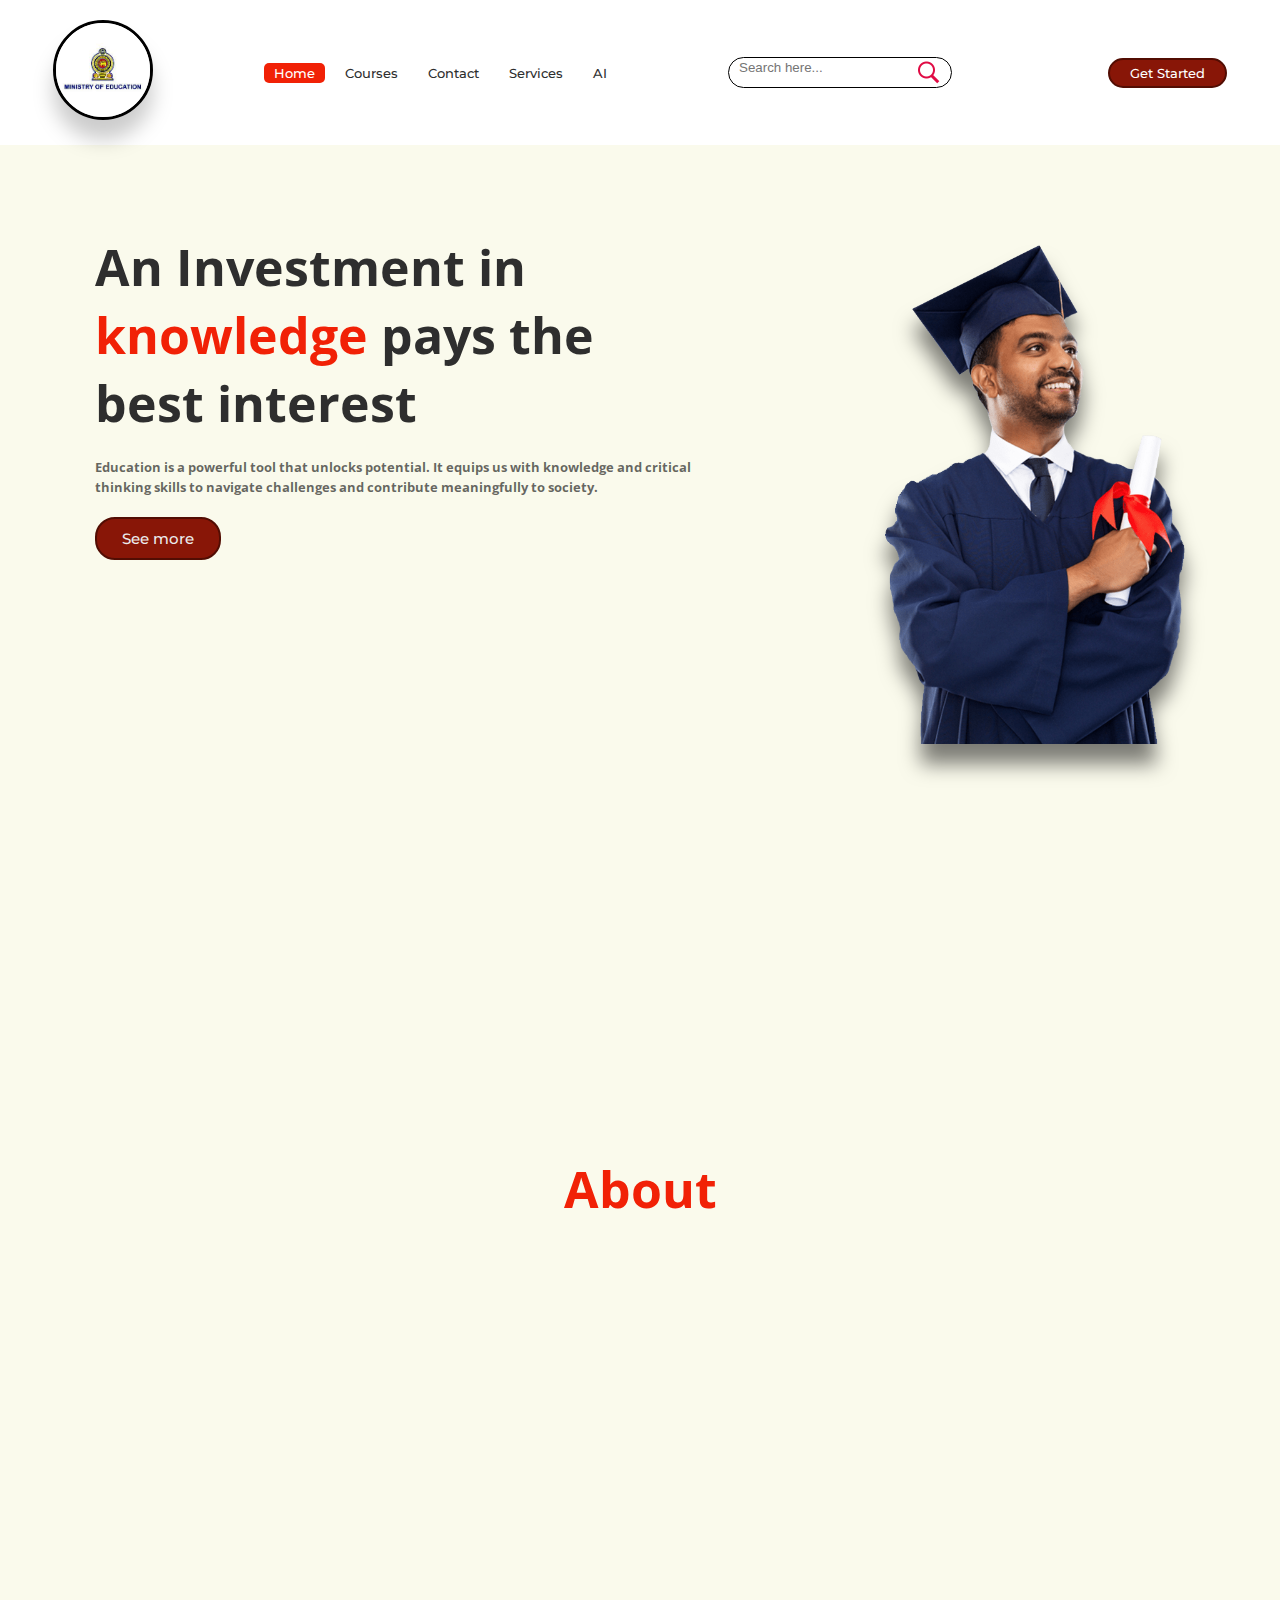
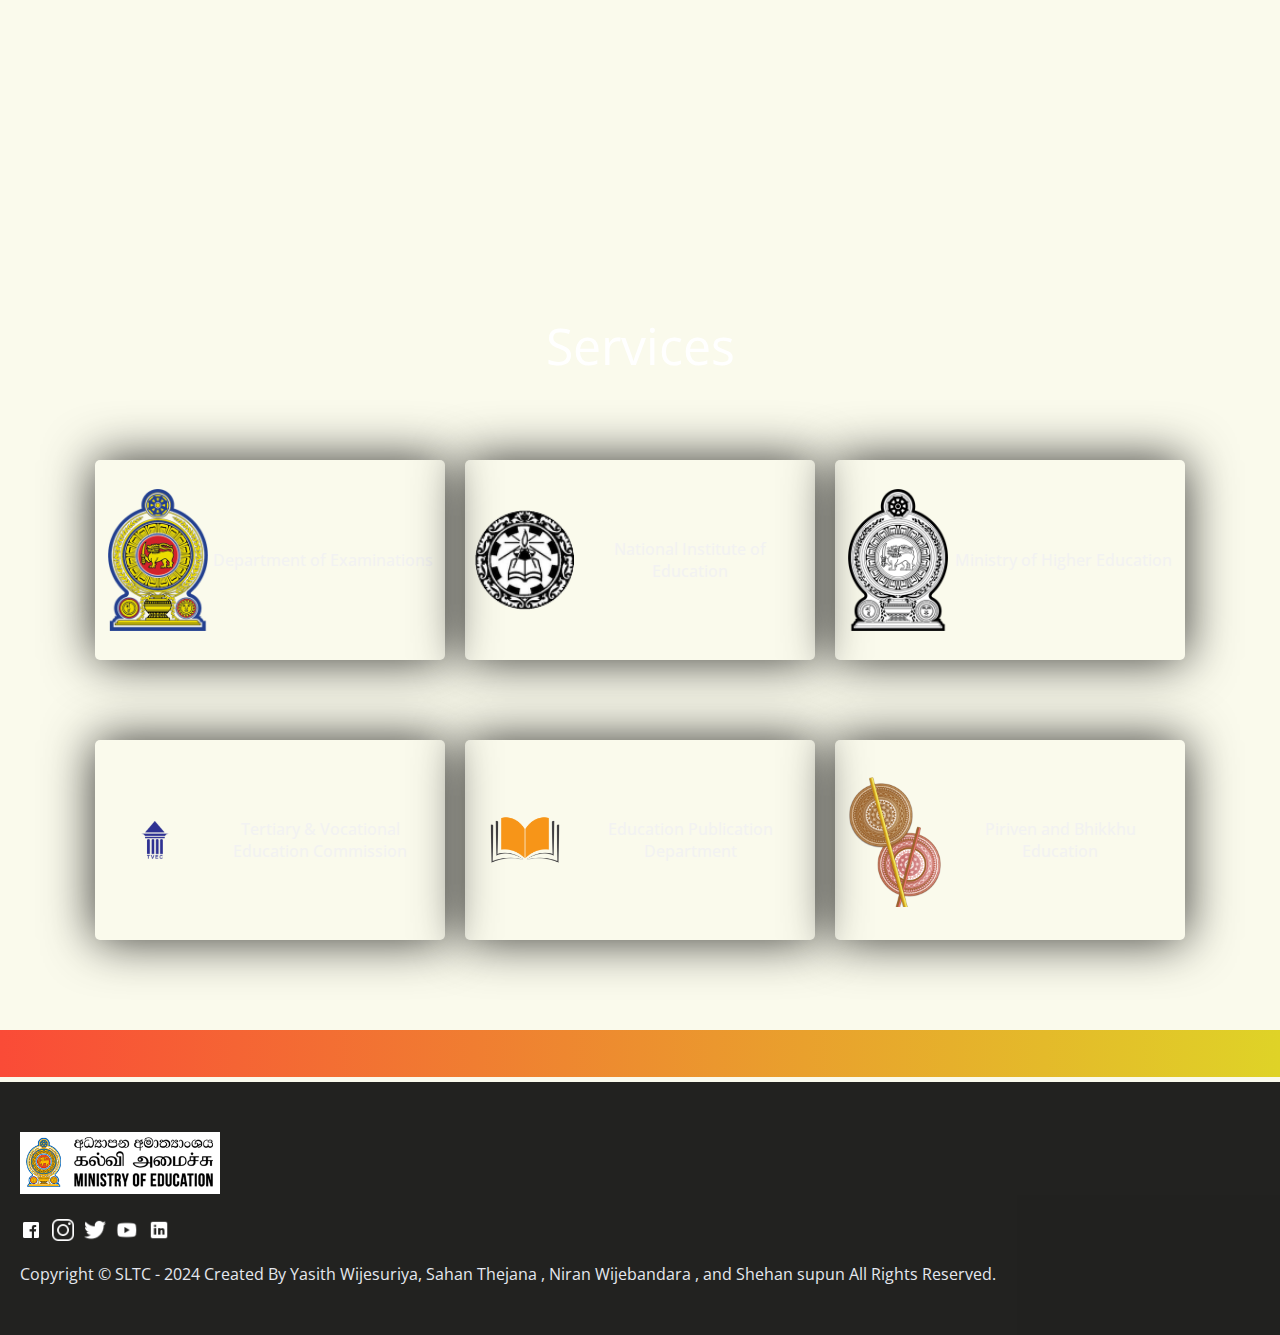
<file: index.html>
<!DOCTYPE html>
<html>
<head>
	<link rel="shortcut icon" type="png" href="images/index-img/sl_flag.png">
	<meta charset="utf-8">
	<meta http-equiv="X-UA-Comaptible" content="IE=edge">
	<title>MOE-Ministry of Education Sri Lanka</title>
	<meta name="desciption" content="">
	<meta name="author" content="yasith/sahan/niran/supun">
	<link rel="stylesheet" type="text/css" href="style.css">
	<link rel="stylesheet" type="text/css" href="subjects/subjects.css">
	<!-- bootstrap link -->
    <link href="https://cdn.jsdelivr.net/npm/bootstrap@5.0.2/dist/css/bootstrap.min.css" rel="stylesheet" integrity="sha384-EVSTQN3/azprG1Anm3QDgpJLIm9Nao0Yz1ztcQTwFspd3yD65VohhpuuCOmLASjC" crossorigin="anonymous">
    <!-- bootstrp link -->
    <!-- font link  -->
    <link rel="preconnect" href="https://fonts.googleapis.com">
    <link rel="preconnect" href="https://fonts.gstatic.com" crossorigin>
    <link href="https://fonts.googleapis.com/css2?family=Roboto:ital,wght@0,100;0,300;0,400;0,500;0,700;0,900;1,100;1,300;1,400;1,500;1,700;1,900&display=swap" rel="stylesheet">
    <!-- font link  -->
     <!-- icon links -->
    <link rel="stylesheet" href="https://cdnjs.cloudflare.com/ajax/libs/font-awesome/6.5.2/css/all.min.css">
    <!-- icon links -->
	<script type="text/javascript" src="script.js"></script>
	<script src="https://code.jquery.com/jquery-3.2.1.js"></script>
	<script>
		$(window).on('scroll', function(){
  			if($(window).scrollTop()){
  			  $('nav').addClass('black');
 			 }else {
 		   $('nav').removeClass('black');
 		 }
		})
	</script>
</head>
<body>
<!-- Navigation Bar -->
	<header id="header">
		<nav>
			<div class="logo"><img src="images/icon/MOE.jpeg"alt="logo"></div>
			<ul>
				<li><a class="active" href="">Home</a></li>
				<li><a href="subjects/IT.html" target="_blank">Courses</a></li>
				<li><a href="contact.html">Contact</a></li>
				<li><a href="#services_section">Services</a></li>
				<li><a href="https://chatgpt.com" target="_blank">AI</a></li>
			</ul>

			<div class="srch"><input type="text" class="search" placeholder="Search here..."><img src="images/icon/search.png" alt="search" onclick=slide()></div>

			<a class="get-started" href="log.php">Get Started</a>
		</nav>
		<div class="head-container">
			<div class="quote">
				<p>An Investment in 
					<span>knowledge</span> pays the
					best interest</p>
				<h5>Education is a powerful tool that unlocks potential. It equips us with knowledge and critical thinking skills to navigate challenges and contribute meaningfully to society.</h5>
				<button id="btn"><a href="#"><span>See more</span></a></button>
			</div>
			<div class="svg-image">
				<img src="images/index-img/home-main.png" alt="svg">
			</div>
		</div>
		
	</header>

<!-- ABOUT -->
	<div class="diffSection" id="about_section">
		<center><p style="font-size: 50px; padding: 100px">About</p></center>
		<div class="about-content">
				<div class="side-image">
					<img class="sideImage" src="images/index-img/about1.jpeg">
				</div>
				<div class="side-text">
					<h2>What you think about us ?</h2>
					<p>Sri Lanka prioritizes education, offering free and compulsory schooling from ages 5-14. This widespread system boasts a high literacy rate. However, resource distribution can be uneven across regions. <br><br> While exams are important, there's a push for a more well-rounded approach that cultivates critical thinking and skills alongside knowledge acquisition. The future of education in Sri Lanka is likely to embrace technology for a more personalized and accessible learning experience.</p>
				</div>
		</div>
	</div>
    <br><br>

<!-- SERVICES -->
	<div class="service-swipe">
		<div class="diffSection" id="services_section">
		<center><p style="font-size: 50px; padding: 100px; padding-bottom: 40px; color: #fff;">Services</p></center>
		</div>
		<a href="https://www.doenets.lk/"><div class="s-card"><img src="images/icon/SL-doenets.png"><p>Department of Examinations</p></div></a>
		<a href="https://www.nie.ac.lk/"><div class="s-card"><img src="images/icon/NIE.png"><p>National Institute of Education</p></div></a>
		<a href="https://mohe.gov.lk/index.php?lang=en"><div class="s-card"><img src="images/icon/mohe.png"><p>Ministry of Higher Education</p></div></a>
		<a href="https://www.tvec.gov.lk/"><div class="s-card"><img src="images/icon/tvec.png"><p>Tertiary & Vocational Education Commission</p></div></a>
		<a href="http://www.edupub.gov.lk/"><div class="s-card"><img src="images/icon/epd.png"><p>Education Publication Department</p></div></a>
		<a href="https://www.piriven.gov.lk/piriven/"><div class="s-card"><img src="images/icon/piriven.png"><p>Piriven and Bhikkhu Education</p></div></a>
		
	</div>


<!-- Sliding Information -->
	<marquee style="background: linear-gradient(to right, #FA4B37, #dfd327); margin-top: 50px;" direction="left" onmouseover="this.stop()" onmouseout="this.start()" scrollamount="10"><div class="marqu">“The more that you read, the more things you will know. The more that you learn, the more places you'll go.”</div></marquee>

<!-- FOOTER -->
	<footer>
		<div class="footer-container">
			<div class="left-col">
				<img src="images/icon/footer-moe.png" style="width: 200px;">
				<div class="logo"></div>
				<div class="social-media">
					<a href="#"><img src="images/icon\fb.png"></a>
					<a href="#"><img src="images/icon\insta.png"></a>
					<a href="#"><img src="images/icon\tt.png"></a>
					<a href="#"><img src="images/icon\ytube.png"></a>
					<a href="#"><img src="images/icon\linkedin.png"></a>
				</div><br><br>
				<p class="rights-text">Copyright © SLTC - 2024 Created By Yasith Wijesuriya, Sahan Thejana , Niran Wijebandara , and Shehan supun All Rights Reserved.</p>
				
			</div>
			
		</div>
	</footer>

    <script src="https://cdn.jsdelivr.net/npm/bootstrap@5.0.2/dist/js/bootstrap.bundle.min.js" integrity="sha384-MrcW6ZMFYlzcLA8Nl+NtUVF0sA7MsXsP1UyJoMp4YLEuNSfAP+JcXn/tWtIaxVXM" crossorigin="anonymous"></script>
</body>
</html>
</file>
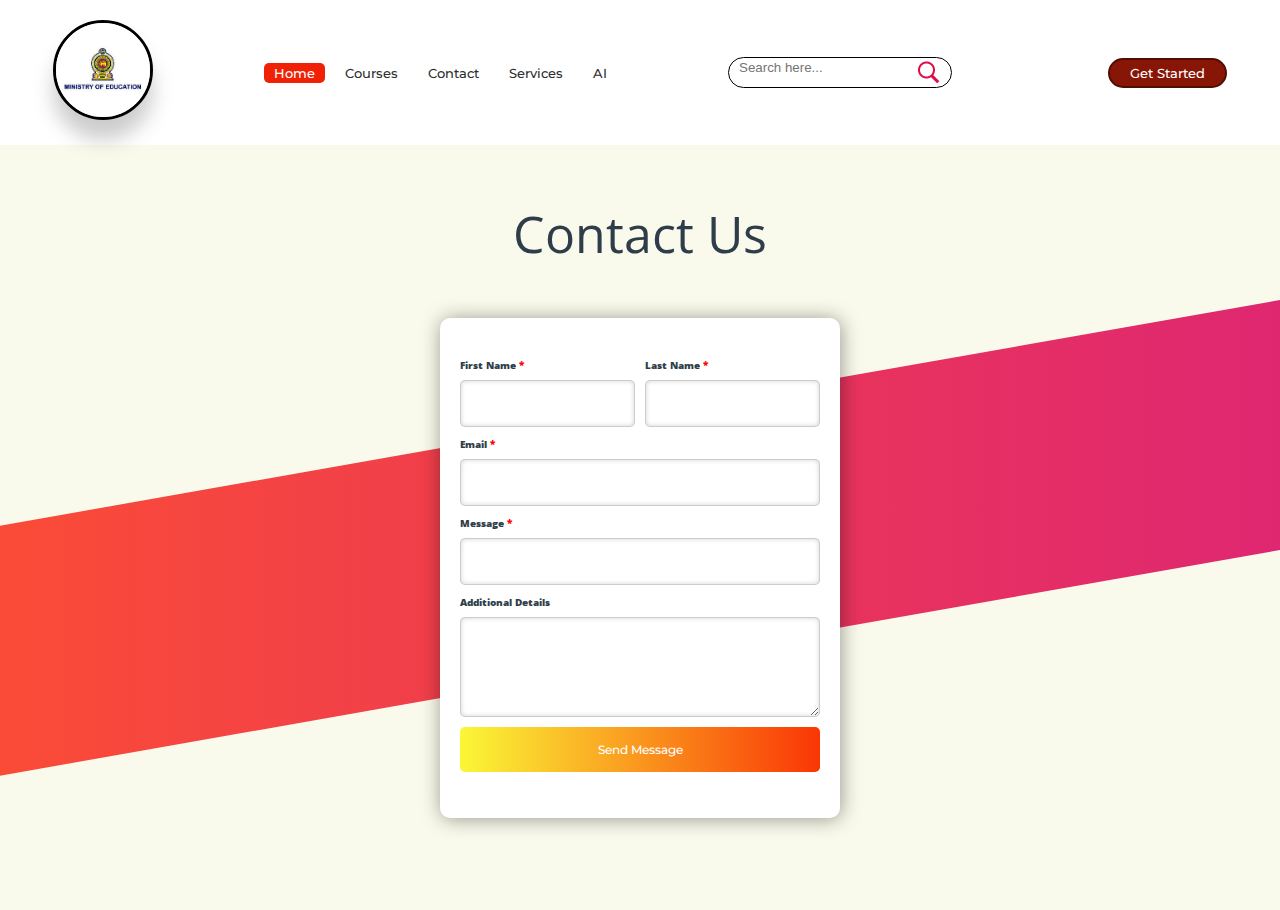
<file: contact.html>
<!DOCTYPE html>
<html>
<head>
	<link rel="shortcut icon" type="png" href="images/index-img/sl_flag.png">
	<meta charset="utf-8">
	<meta http-equiv="X-UA-Comaptible" content="IE=edge">
	<title>MOE-Ministry of Education Sri Lanka</title>
	<meta name="desciption" content="">
	<meta name="viewport" content="width=device-width, initial-scale=1">
	<link rel="stylesheet" type="text/css" href="style.css">
	<link rel="stylesheet" type="text/css" href="subjects/subjects.css">
	<!-- bootstrap link -->
    <link href="https://cdn.jsdelivr.net/npm/bootstrap@5.0.2/dist/css/bootstrap.min.css" rel="stylesheet" integrity="sha384-EVSTQN3/azprG1Anm3QDgpJLIm9Nao0Yz1ztcQTwFspd3yD65VohhpuuCOmLASjC" crossorigin="anonymous">
    <!-- bootstrp link -->
    <!-- font link  -->
    <link rel="preconnect" href="https://fonts.googleapis.com">
    <link rel="preconnect" href="https://fonts.gstatic.com" crossorigin>
    <link href="https://fonts.googleapis.com/css2?family=Roboto:ital,wght@0,100;0,300;0,400;0,500;0,700;0,900;1,100;1,300;1,400;1,500;1,700;1,900&display=swap" rel="stylesheet">
    <!-- font link  -->
     <!-- icon links -->
    <link rel="stylesheet" href="https://cdnjs.cloudflare.com/ajax/libs/font-awesome/6.5.2/css/all.min.css">
    <!-- icon links -->
	<script type="text/javascript" src="script.js"></script>
	<script src="https://code.jquery.com/jquery-3.2.1.js"></script>
	<script>
		$(window).on('scroll', function(){
  			if($(window).scrollTop()){
  			  $('nav').addClass('black');
 			 }else {
 		   $('nav').removeClass('black');
 		 }
		})
	</script>
</head>
<body>
<!-- Navigation Bar -->
	<header id="header">
		<nav>
			<div class="logo"><img src="images/icon/MOE.jpeg"alt="logo"></div>
			<ul>
				<li><a class="active" href="index.html">Home</a></li>
				<li><a href="subjects/IT.html" target="_blank">Courses</a></li>
				<li><a href="contact.html">Contact</a></li>
				<li><a href="index.html">Services</a></li>
				<li><a href="https://chatgpt.com" target="_blank">AI</a></li>
			</ul>

			<div class="srch"><input type="text" class="search" placeholder="Search here..."><img src="images/icon/search.png" alt="search" onclick=slide()></div>

			<a class="get-started" href="log.php">Get Started</a>
		</nav>
<!-- CONTACT US -->
<div class="diffSection" id="contactus_section">
    <center><p style="font-size: 50px; padding: 100px">Contact Us</p></center>
    <div class="csec"></div>
    <div class="back-contact">
        <div class="cc">
        <form action="mailto:roshank9419@gmail.com" method="post" enctype="text/plain">
            <label>First Name <span class="imp">*</span></label><label style="margin-left: 185px">Last Name <span class="imp">*</span></label><br>
            <center>
            <input type="text" name="" style="margin-right: 10px; width: 175px" required="required"><input type="text" name="lname" style="width: 175px" required="required"><br>
            </center>
            <label>Email <span class="imp">*</span></label><br>
            <input type="email" name="mail" style="width: 100%" required="required"><br>
            <label>Message <span class="imp">*</span></label><br>
            <input type="text" name="message" style="width: 100%" required="required"><br>
            <label>Additional Details</label><br>
            <textarea name="addtional"></textarea><br>
            <button type="submit" id="csubmit">Send Message</button>
        </form>
        </div>
    </div>
</div>








        <script src="https://cdn.jsdelivr.net/npm/bootstrap@5.0.2/dist/js/bootstrap.bundle.min.js" integrity="sha384-MrcW6ZMFYlzcLA8Nl+NtUVF0sA7MsXsP1UyJoMp4YLEuNSfAP+JcXn/tWtIaxVXM" crossorigin="anonymous"></script>
    </body>
    </html>
</file>
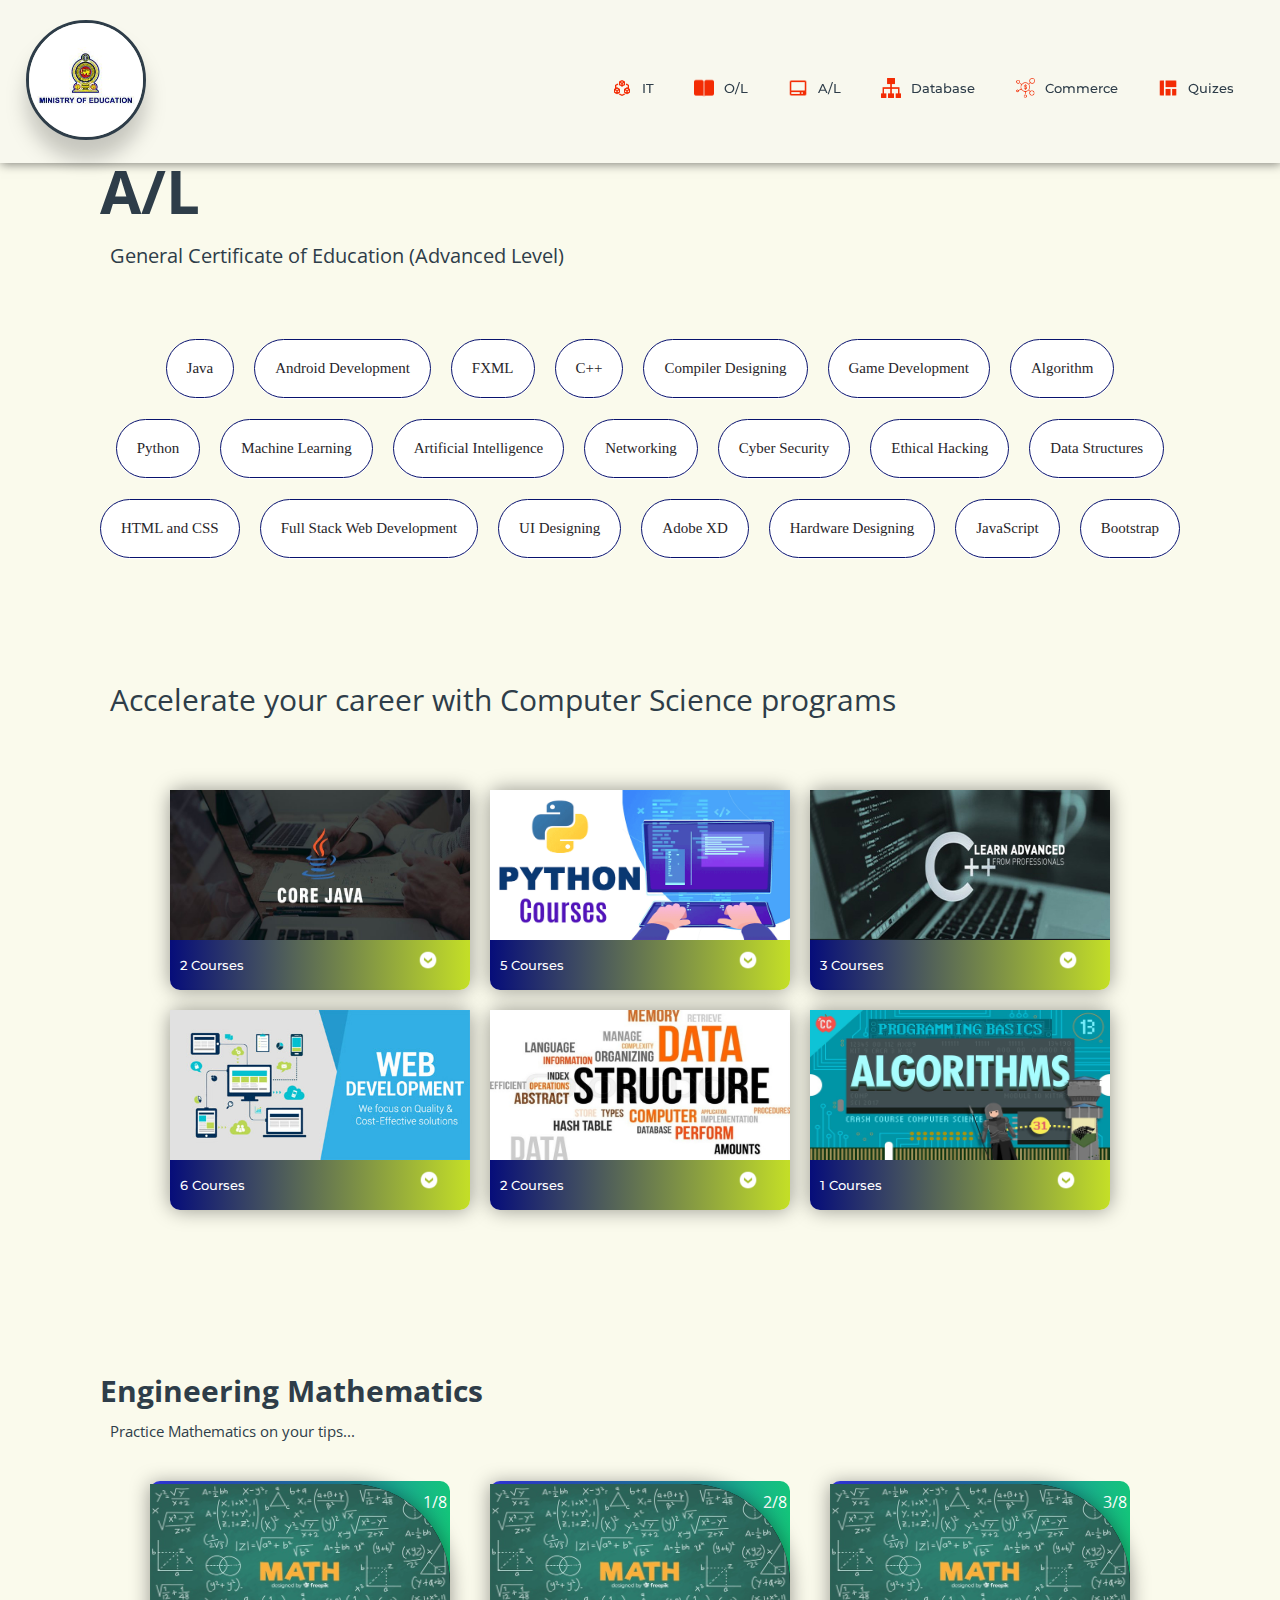
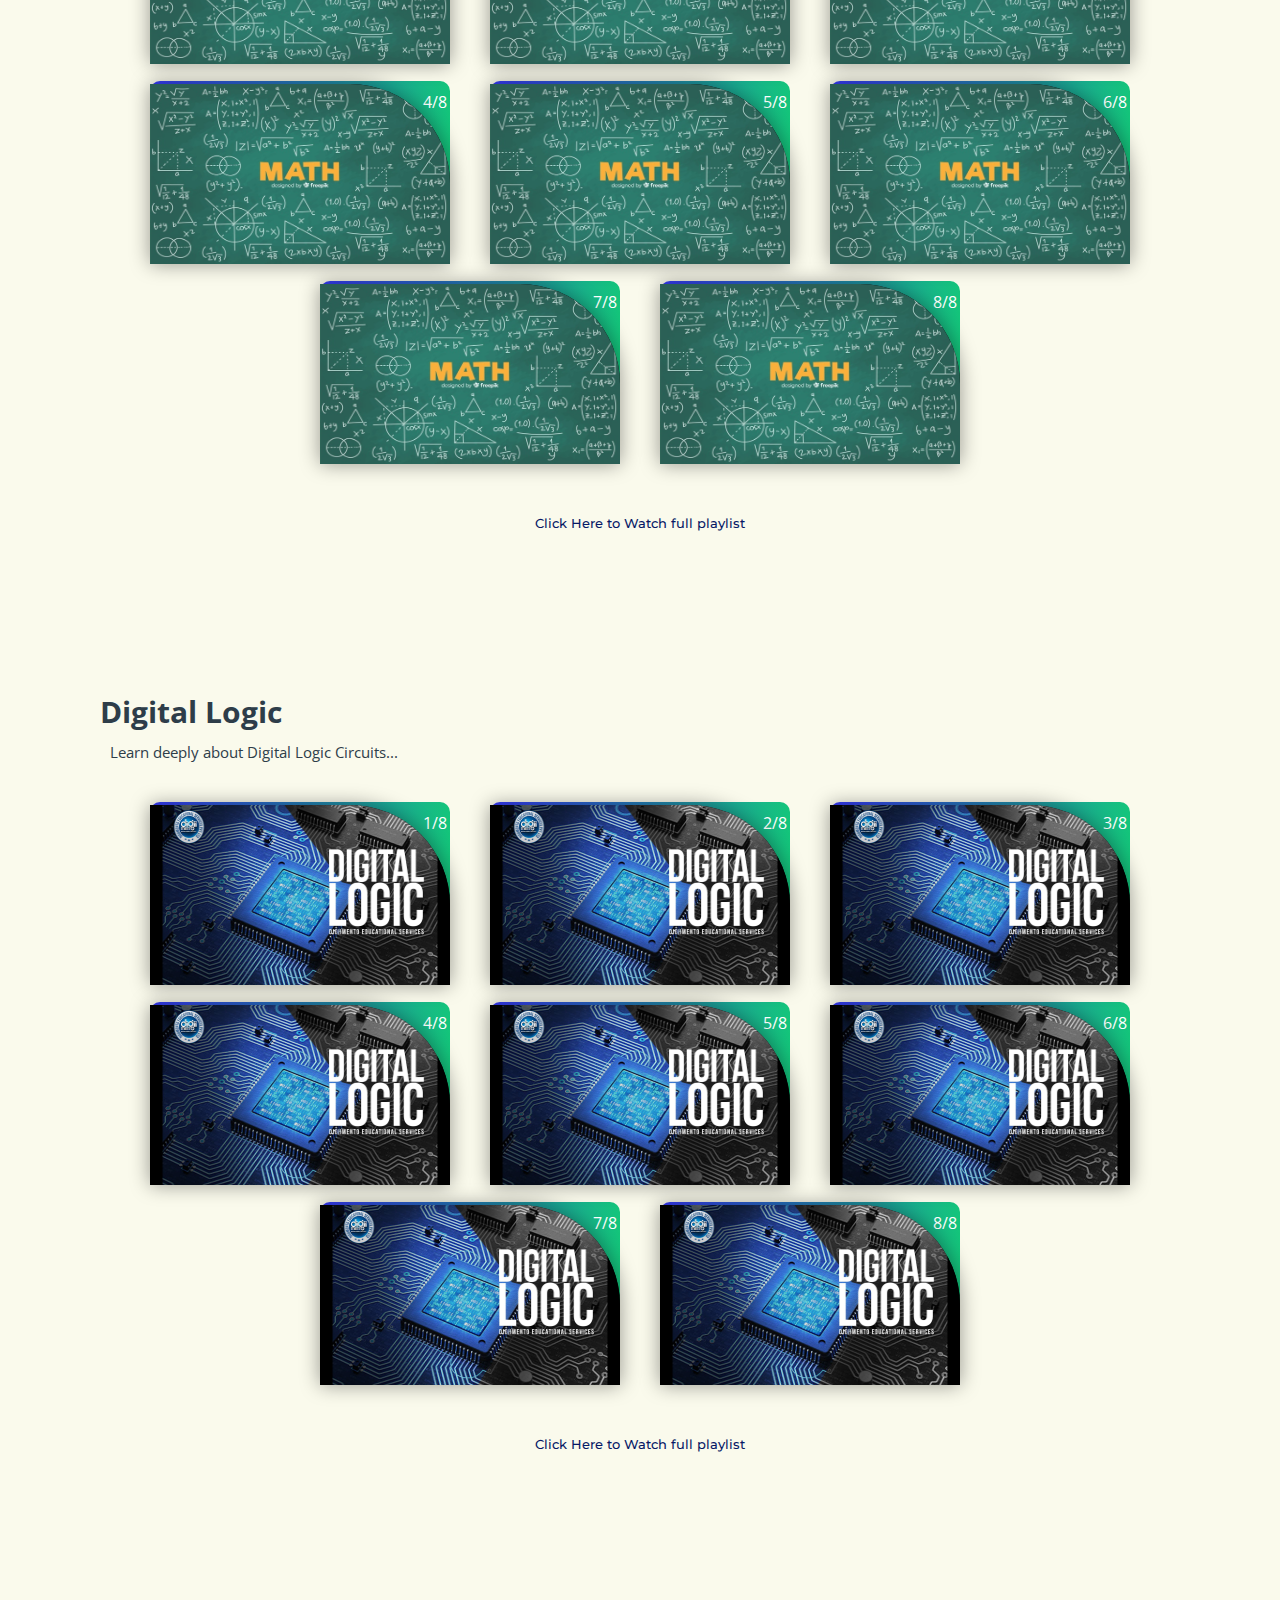
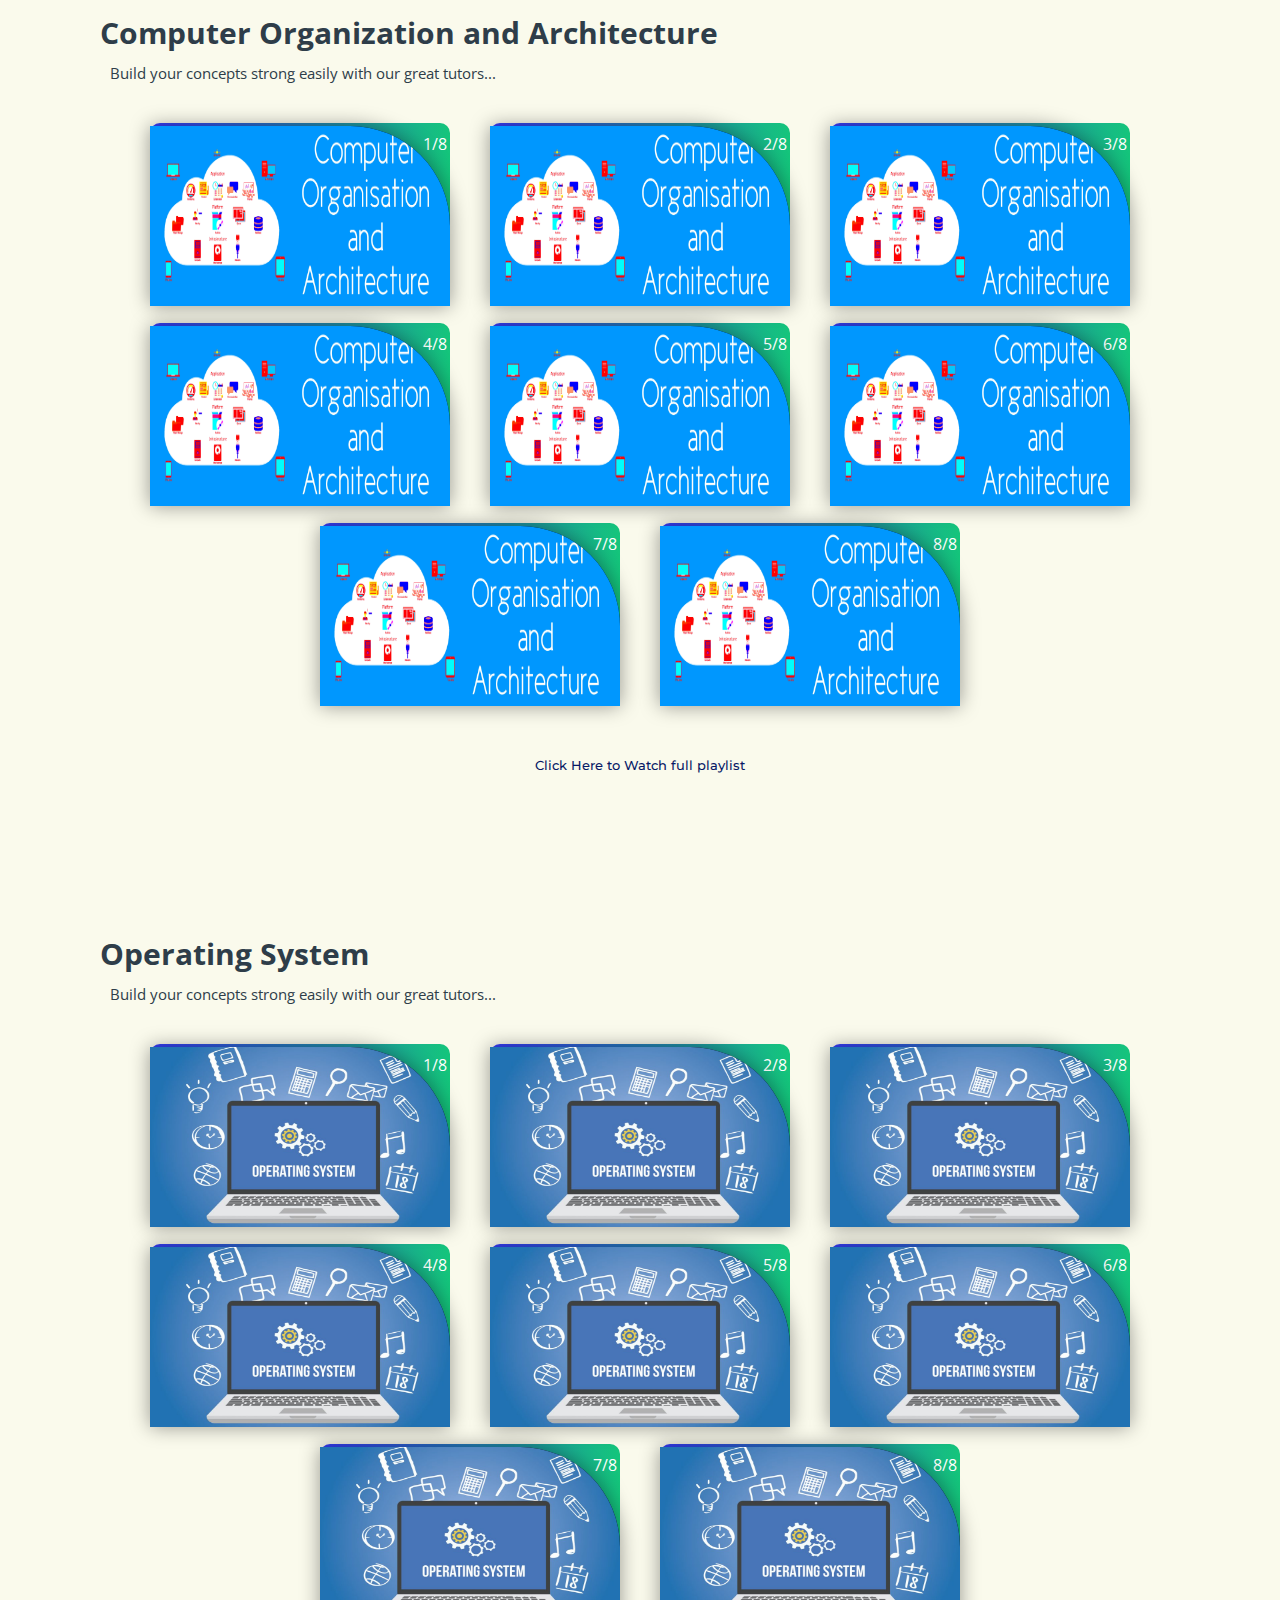
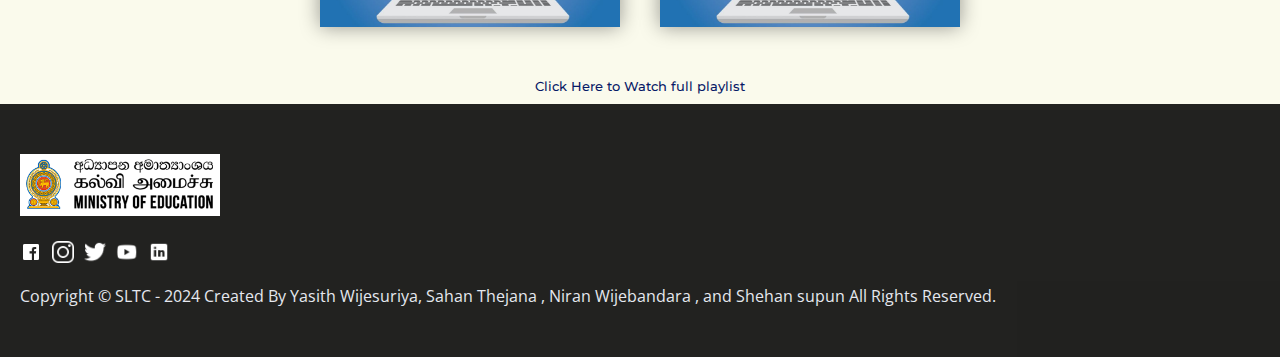
<file: subjects/al.html>
<!DOCTYPE html>
<html>
<head>
	<link rel="shortcut icon" type="png" href="../images/index-img/sl_flag.png">
	<title>For A/L</title>
	<link rel="stylesheet" type="text/css" href="subjects.css">
	<script type="text/javascript" src="../script.js"></script>
</head>
<body>
	
<!-- NAVIGATION -->
<header>
	<div class="nav" id="nav">
		<div class="logo" id="learned-logo">
		<a href="../index.html"><img src="../images/icon/MOE.jpeg" style="width: 120px;"></a></div>
		<div class="switch-tab" id="switch-tab" onclick="switchTAB()"><img src="../images/icon/menu.png"></div>
		<ul id="list-switch">
			<li><a href="IT.html"><img src="../images/courses/algo.png" class="icon">IT</a></li>
			<li><a href="ol.html"><img src="../images/courses/paper.png" class="icon">O/L</a></li>
			<li><a href="#"><img src="../images/courses/computer.png" class="icon">A/L</a></li>
			<li><a href="IT.html"><img src="../images/courses/data.png" class="icon">Database</a></li>
			<li><a href="IT.html"><img src="../images/courses/d1.png" class="icon">Commerce</a></li>
			<li><a href="quiz.html"><img src="../images/courses/projects.png" class="icon">Quizes</a></li>
		</ul>
		<div class="search" id="search-switch">
			<input type="text" placeholder="Search" class="srch"><button id="srchbtn"><img src="../images/icon/search.png"></button>
		</div>
	</div>
</header>
	

<!-- MAIN Heading of Page -->
	<div class="title">
		<span>A/L</span>
		<div class="shortdesc">
			<p>General Certificate of Education (Advanced Level)</p>
		</div>
	</div>


<!-- Some KeyWords related to Topic -->
	<div class="course">
		<div class="cbox">
		<div class="det"><a href="#java">Java</a></div>
		<div class="det"><a href="https://developer.android.com/">Android Development</a></div>
		<div class="det"><a href="https://docs.oracle.com/javafx/2/get_started/fxml_tutorial.htm">FXML</a></div>
		<div class="det"><a href="#c++">C++</a></div>
		<div class="det"><a href="https://www.geeksforgeeks.org/introduction-of-compiler-design/">Compiler Designing</a></div>
		<div class="det"><a href="https://www.coursera.org/specializations/game-design-and-development">Game Development</a></div>
		<div class="det"><a href="#algo">Algorithm</a></div>
		</div>
		<div class="cbox">
		<div class="det"><a href="#python">Python</a></div>
		<div class="det"><a href="https://www.coursera.org/learn/machine-learning">Machine Learning</a></div>
		<div class="det"><a href="https://en.wikipedia.org/wiki/Artificial_intelligence">Artificial Intelligence</a></div>
		<div class="det"><a href="https://en.wikipedia.org/wiki/Network">Networking</a></div>
		<div class="det"><a href="https://www.kaspersky.co.in/resource-center/definitions/what-is-cyber-security">Cyber Security</a></div>
		<div class="det"><a href="https://www.eccouncil.org/ethical-hacking/">Ethical Hacking</a></div>
		<div class="det"><a href="#data">Data Structures</a></div>
		</div>
		<div class="cbox">
		<div class="det"><a href="#html_css">HTML and CSS</a></div>
		<div class="det"><a href="https://www.udacity.com/course/full-stack-web-developer-nanodegree--nd0044">Full Stack Web Development</a></div>
		<div class="det"><a href="https://uxplanet.org/what-is-ui-vs-ux-design-and-the-difference-d9113f6612de?gi=6d9d13f4cc95">UI Designing</a></div>
		<div class="det"><a href="https://www.adobe.com/in/products/xd.html">Adobe XD</a></div>
		<div class="det"><a href="https://www.sciencedirect.com/topics/computer-science/hardware-design">Hardware Designing</a></div>
		<div class="det"><a href="#javascript">JavaScript</a></div>
		<div class="det"><a href="#html_css">Bootstrap</a></div>
		</div>
	</div>


<!-- Courses Available -->
	<div class="inbt">
		Accelerate your career with Computer Science programs
	</div>

	<div class="ccard">
	<center>
		<div class="ccardbox">
			<div class="dcard">
				<div class="fpart"><img src="../images/courses/java-course.jpg"></div>
				<a href="#java"><div class="spart">2 Courses <img src="../images/icon/dropdown.png"></div></a>
			</div>
			<div class="dcard">
				<div class="fpart"><img src="../images/courses/python-course.png"></div>
				<a href="#python"><div class="spart">5 Courses <img src="../images/icon/dropdown.png"></div></a>
			</div>
			<div class="dcard">
				<div class="fpart"><img src="../images/courses/c-course.jpg"></div>
				<a href="#c++"><div class="spart">3 Courses <img src="../images/icon/dropdown.png"></div></a>
			</div>
		</div>
		<div class="ccardbox">
			<div class="dcard">
				<div class="fpart"><img src="../images/courses/web-course.jpg"></div>
				<a href="#html_css"><div class="spart">6 Courses <img src="../images/icon/dropdown.png"></div></a>
			</div>
			<div class="dcard">
				<div class="fpart"><img src="../images/courses/data-course.jpg"></div>
				<a href="#data"><div class="spart">2 Courses <img src="../images/icon/dropdown.png"></div></a>
			</div>
			<div class="dcard">
				<div class="fpart"><img src="../images/courses/algo-course.jpg"></div>
				<a href="#algo"><div class="spart">1 Courses <img src="../images/icon/dropdown.png"></div></a>
			</div>
		</div>
	</center>
	</div>


<!-- Videos -->

<div class="title2" id="math">
	<span>Engineering Mathematics</span>
	<div class="shortdesc2">
		<p>Practice Mathematics on your tips...</p>
	</div>
</div>

<center>
	<div class="ccardbox2">
		<div class="dcard2"><span class="tag" >1/8</span>
			<div class="fpart2"><img src="../images/courses/math.jpg">
				<iframe src="" frameborder="0" allow="accelerometer; autoplay; encrypted-media; gyroscope; picture-in-picture" allowfullscreen></iframe>
			</div>
		</div>
		<div class="dcard2"><span class="tag" >2/8</span>
			<div class="fpart2"><img src="../images/courses/math.jpg">
				<iframe src="" frameborder="0" allow="accelerometer; autoplay; encrypted-media; gyroscope; picture-in-picture" allowfullscreen></iframe>
			</div>
		</div>
		<div class="dcard2"><span class="tag" >3/8</span>
			<div class="fpart2"><img src="../images/courses/math.jpg">
				<iframe src="" frameborder="0" allow="accelerometer; autoplay; encrypted-media; gyroscope; picture-in-picture" allowfullscreen></iframe>
			</div>
		</div>
		<div class="dcard2"><span class="tag" >4/8</span>
			<div class="fpart2"><img src="../images/courses/math.jpg">
				<iframe src="" frameborder="0" allow="accelerometer; autoplay; encrypted-media; gyroscope; picture-in-picture" allowfullscreen></iframe>
			</div>
		</div>
	
		<div class="dcard2"><span class="tag" >5/8</span>
			<div class="fpart2"><img src="../images/courses/math.jpg">
				<iframe src="" frameborder="0" allow="accelerometer; autoplay; encrypted-media; gyroscope; picture-in-picture" allowfullscreen></iframe>
			</div>
		</div>
		<div class="dcard2"><span class="tag" >6/8</span>
			<div class="fpart2"><img src="../images/courses/math.jpg">
				<iframe src="" frameborder="0" allow="accelerometer; autoplay; encrypted-media; gyroscope; picture-in-picture" allowfullscreen></iframe>
			</div>
		</div>
		<div class="dcard2"><span class="tag" >7/8</span>
			<div class="fpart2"><img src="../images/courses/math.jpg">
				<iframe src="" frameborder="0" allow="accelerometer; autoplay; encrypted-media; gyroscope; picture-in-picture" allowfullscreen></iframe>
			</div>
		</div>
		<div class="dcard2"><span class="tag" >8/8</span>
			<div class="fpart2"><img src="../images/courses/math.jpg">
				<iframe src="" frameborder="0" allow="accelerometer; autoplay; encrypted-media; gyroscope; picture-in-picture" allowfullscreen></iframe>
			</div>
		</div>
	</div>
</center>
<br><br>
<div class="click-me">
	<a href="" target="_blank">Click Here to Watch full playlist</a>
</div>



<!-- Videos -->

<div class="title2" id="digital">
	<span>Digital Logic</span>
	<div class="shortdesc2">
		<p>Learn deeply about Digital Logic Circuits...</p>
	</div>
</div>
<center>
	<div class="ccardbox2">
		<div class="dcard2"><span class="tag" >1/8</span>
			<div class="fpart2"><img src="../images/courses/digital.jpg">
				<iframe src="https://www.youtube.com/embed/-M7oIM8hKSU" frameborder="0" allow="accelerometer; autoplay; encrypted-media; gyroscope; picture-in-picture" allowfullscreen></iframe>
			</div>
		</div>
		<div class="dcard2"><span class="tag" >2/8</span>
			<div class="fpart2"><img src="../images/courses/digital.jpg">
				<iframe src="" frameborder="0" allow="accelerometer; autoplay; encrypted-media; gyroscope; picture-in-picture" allowfullscreen></iframe>
			</div>
		</div>
		<div class="dcard2"><span class="tag" >3/8</span>
			<div class="fpart2"><img src="../images/courses/digital.jpg">
				<iframe src="" frameborder="0" allow="accelerometer; autoplay; encrypted-media; gyroscope; picture-in-picture" allowfullscreen></iframe>
			</div>
		</div>
		<div class="dcard2"><span class="tag" >4/8</span>
			<div class="fpart2"><img src="../images/courses/digital.jpg">
				<iframe src="" frameborder="0" allow="accelerometer; autoplay; encrypted-media; gyroscope; picture-in-picture" allowfullscreen></iframe>
			</div>
		</div>
	
		<div class="dcard2"><span class="tag" >5/8</span>
			<div class="fpart2"><img src="../images/courses/digital.jpg">
				<iframe src="" frameborder="0" allow="accelerometer; autoplay; encrypted-media; gyroscope; picture-in-picture" allowfullscreen></iframe>
			</div>
		</div>
		<div class="dcard2"><span class="tag" >6/8</span>
			<div class="fpart2"><img src="../images/courses/digital.jpg">
				<iframe src="" frameborder="0" allow="accelerometer; autoplay; encrypted-media; gyroscope; picture-in-picture" allowfullscreen></iframe>
			</div>
		</div>
		<div class="dcard2"><span class="tag" >7/8</span>
			<div class="fpart2"><img src="../images/courses/digital.jpg">
				<iframe src="" frameborder="0" allow="accelerometer; autoplay; encrypted-media; gyroscope; picture-in-picture" allowfullscreen></iframe>
			</div>
		</div>
		<div class="dcard2"><span class="tag" >8/8</span>
			<div class="fpart2"><img src="../images/courses/digital.jpg">
				<iframe src="" frameborder="0" allow="accelerometer; autoplay; encrypted-media; gyroscope; picture-in-picture" allowfullscreen></iframe>
			</div>
		</div>
	</div>
</center>
<br><br>
<div class="click-me">
	<a href="" target="_blank">Click Here to Watch full playlist</a>
</div>



<!-- Videos on COMPUTER ORGANIZATION and ARCHITECTURE Lectures -->

<div class="title2" id="coaa">
	<span>Computer Organization and Architecture</span>
	<div class="shortdesc2">
		<p>Build your concepts strong easily with our great tutors...</p>
	</div>
</div>
<center>
	<div class="ccardbox2">
		<div class="dcard2"><span class="tag" >1/8</span>
			<div class="fpart2"><img src="../images/courses/coaa.jpg">
				<iframe src="https://www.youtube.com/embed/q6oiRtKTpX4" frameborder="0" allow="accelerometer; autoplay; encrypted-media; gyroscope; picture-in-picture" allowfullscreen></iframe>
			</div>
		</div>
		<div class="dcard2"><span class="tag" >2/8</span>
			<div class="fpart2"><img src="../images/courses/coaa.jpg">
				<iframe src="" frameborder="0" allow="accelerometer; autoplay; encrypted-media; gyroscope; picture-in-picture" allowfullscreen></iframe>
			</div>
		</div>
		<div class="dcard2"><span class="tag" >3/8</span>
			<div class="fpart2"><img src="../images/courses/coaa.jpg">
				<iframe src="" frameborder="0" allow="accelerometer; autoplay; encrypted-media; gyroscope; picture-in-picture" allowfullscreen></iframe>
			</div>
		</div>
		<div class="dcard2"><span class="tag" >4/8</span>
			<div class="fpart2"><img src="../images/courses/coaa.jpg">
				<iframe src="" frameborder="0" allow="accelerometer; autoplay; encrypted-media; gyroscope; picture-in-picture" allowfullscreen></iframe>
			</div>
		</div>
	
		<div class="dcard2"><span class="tag" >5/8</span>
			<div class="fpart2"><img src="../images/courses/coaa.jpg">
				<iframe src="" frameborder="0" allow="accelerometer; autoplay; encrypted-media; gyroscope; picture-in-picture" allowfullscreen></iframe>
			</div>
		</div>
		<div class="dcard2"><span class="tag" >6/8</span>
			<div class="fpart2"><img src="../images/courses/coaa.jpg">
				<iframe src="" frameborder="0" allow="accelerometer; autoplay; encrypted-media; gyroscope; picture-in-picture" allowfullscreen></iframe>
			</div>
		</div>
		<div class="dcard2"><span class="tag" >7/8</span>
			<div class="fpart2"><img src="../images/courses/coaa.jpg">
				<iframe src="" frameborder="0" allow="accelerometer; autoplay; encrypted-media; gyroscope; picture-in-picture" allowfullscreen></iframe>
			</div>
		</div>
		<div class="dcard2"><span class="tag" >8/8</span>
			<div class="fpart2"><img src="../images/courses/coaa.jpg">
				<iframe src="" frameborder="0" allow="accelerometer; autoplay; encrypted-media; gyroscope; picture-in-picture" allowfullscreen></iframe>
			</div>
		</div>
	</div>
</center>
<br><br>
<div class="click-me">
	<a href="" target="_blank">Click Here to Watch full playlist</a>
</div>

<!-- Videos-->


<div class="title2" id="os">
	<span>Operating System</span>
	<div class="shortdesc2">
		<p>Build your concepts strong easily with our great tutors...</p>
	</div>
</div>
<center>
	<div class="ccardbox2">
		<div class="dcard2"><span class="tag" >1/8</span>
			<div class="fpart2"><img src="../images/courses/os.jpg">
				<iframe src="" frameborder="0" allow="accelerometer; autoplay; encrypted-media; gyroscope; picture-in-picture" allowfullscreen></iframe>
			</div>
		</div>
		<div class="dcard2"><span class="tag" >2/8</span>
			<div class="fpart2"><img src="../images/courses/os.jpg">
				<iframe src="" frameborder="0" allow="accelerometer; autoplay; encrypted-media; gyroscope; picture-in-picture" allowfullscreen></iframe>
			</div>
		</div>
		<div class="dcard2"><span class="tag" >3/8</span>
			<div class="fpart2"><img src="../images/courses/os.jpg">
				<iframe src="" frameborder="0" allow="accelerometer; autoplay; encrypted-media; gyroscope; picture-in-picture" allowfullscreen></iframe>
			</div>
		</div>
		<div class="dcard2"><span class="tag" >4/8</span>
			<div class="fpart2"><img src="../images/courses/os.jpg">
				<iframe src="" frameborder="0" allow="accelerometer; autoplay; encrypted-media; gyroscope; picture-in-picture" allowfullscreen></iframe>
			</div>
		</div>
	
		<div class="dcard2"><span class="tag" >5/8</span>
			<div class="fpart2"><img src="../images/courses/os.jpg">
				<iframe src="" frameborder="0" allow="accelerometer; autoplay; encrypted-media; gyroscope; picture-in-picture" allowfullscreen></iframe>
			</div>
		</div>
		<div class="dcard2"><span class="tag" >6/8</span>
			<div class="fpart2"><img src="../images/courses/os.jpg">
				<iframe src="" frameborder="0" allow="accelerometer; autoplay; encrypted-media; gyroscope; picture-in-picture" allowfullscreen></iframe>
			</div>
		</div>
		<div class="dcard2"><span class="tag" >7/8</span>
			<div class="fpart2"><img src="../images/courses/os.jpg">
				<iframe src="" frameborder="0" allow="accelerometer; autoplay; encrypted-media; gyroscope; picture-in-picture" allowfullscreen></iframe>
			</div>
		</div>
		<div class="dcard2"><span class="tag" >8/8</span>
			<div class="fpart2"><img src="../images/courses/os.jpg">
				<iframe src="" frameborder="0" allow="accelerometer; autoplay; encrypted-media; gyroscope; picture-in-picture" allowfullscreen></iframe>
			</div>
		</div>
	</div>
</center>

<br><br>
<div class="click-me">
	<a href="" target="_blank">Click Here to Watch full playlist</a>
</div>

<footer>
	<div class="footer-container">
		<div class="left-col">
			<img src="../images/icon/footer-moe.png" style="width: 200px;">
			<div class="logo"></div>
			<div class="social-media">
				<a href="#"><img src="../images/icon\fb.png"></a>
				<a href="#"><img src="../images/icon\insta.png"></a>
				<a href="#"><img src="../images/icon\tt.png"></a>
				<a href="#"><img src="../images/icon\ytube.png"></a>
				<a href="#"><img src="../images/icon\linkedin.png"></a>
			</div><br><br>
			<p class="rights-text">Copyright © SLTC - 2024 Created By Yasith Wijesuriya, Sahan Thejana , Niran Wijebandara , and Shehan supun All Rights Reserved.</p>
			
		</div>
		
	</div>
</footer>


</body>
</html>
</file>
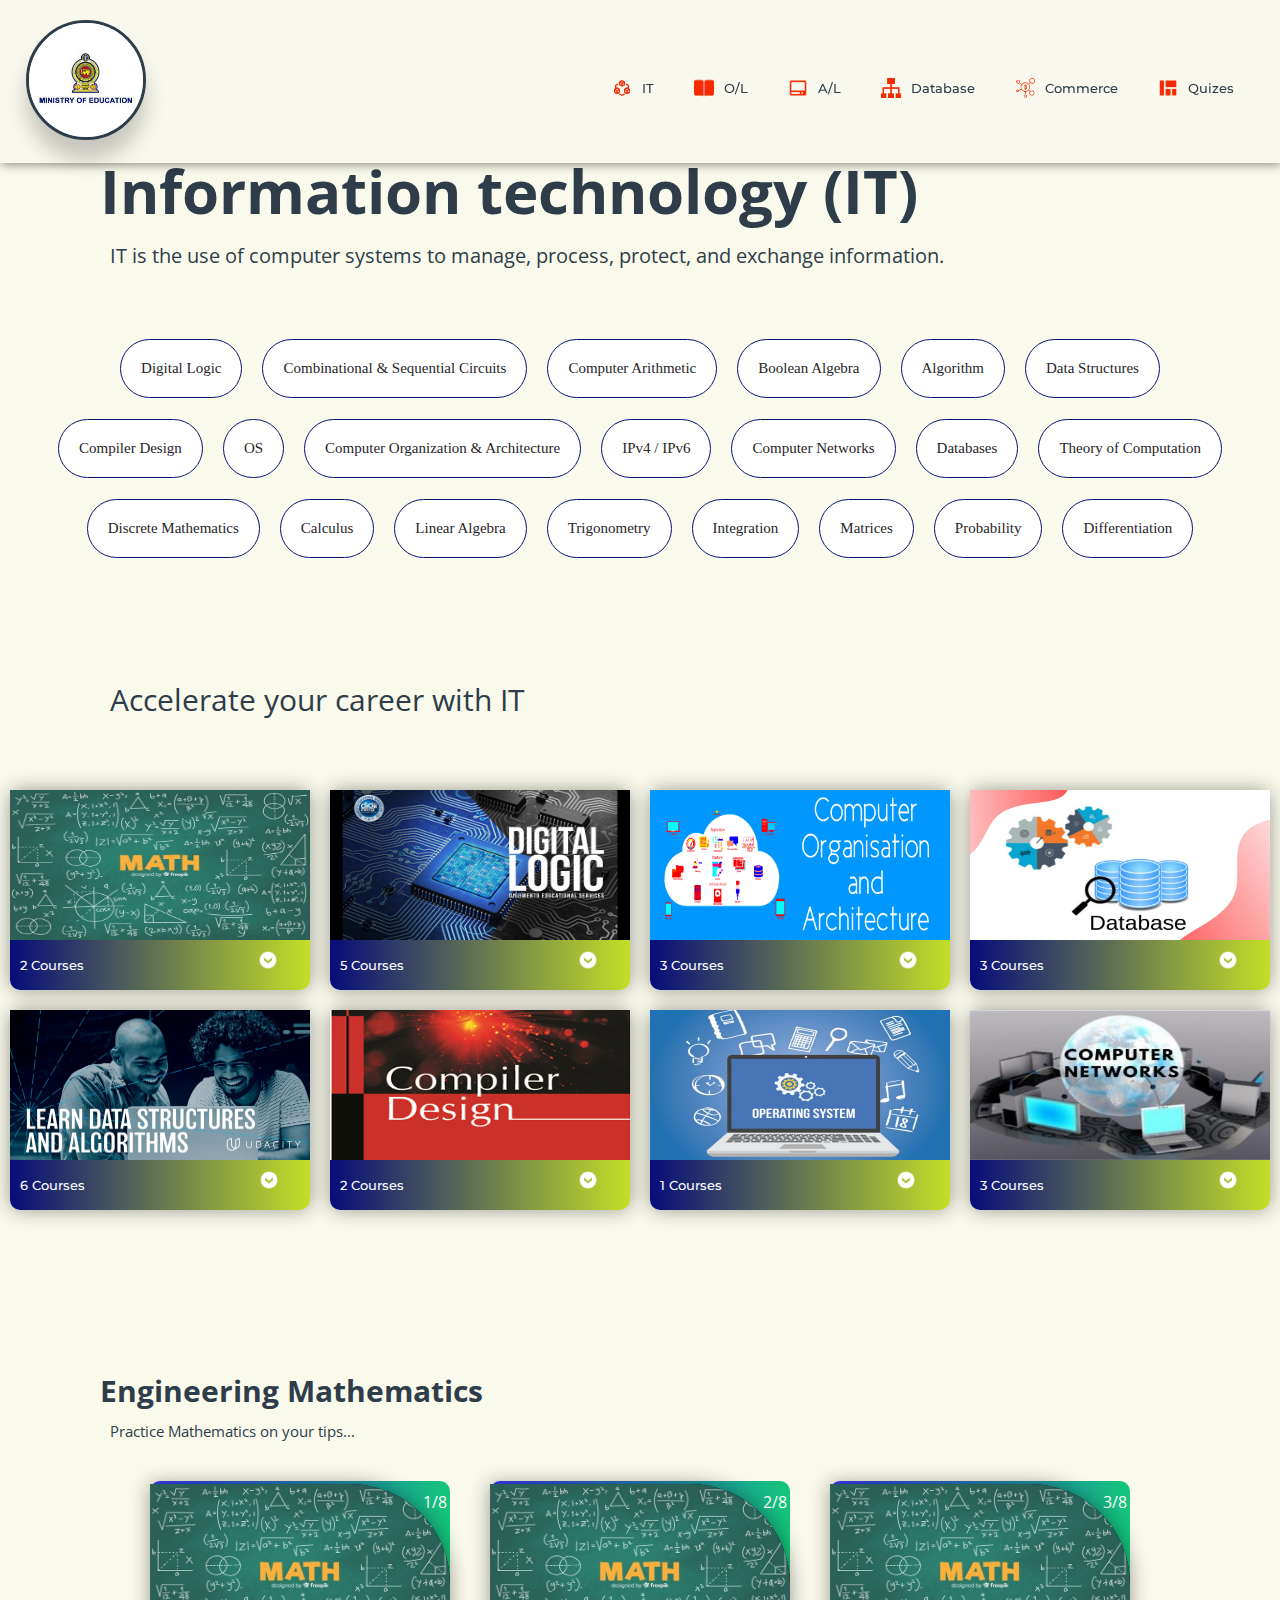
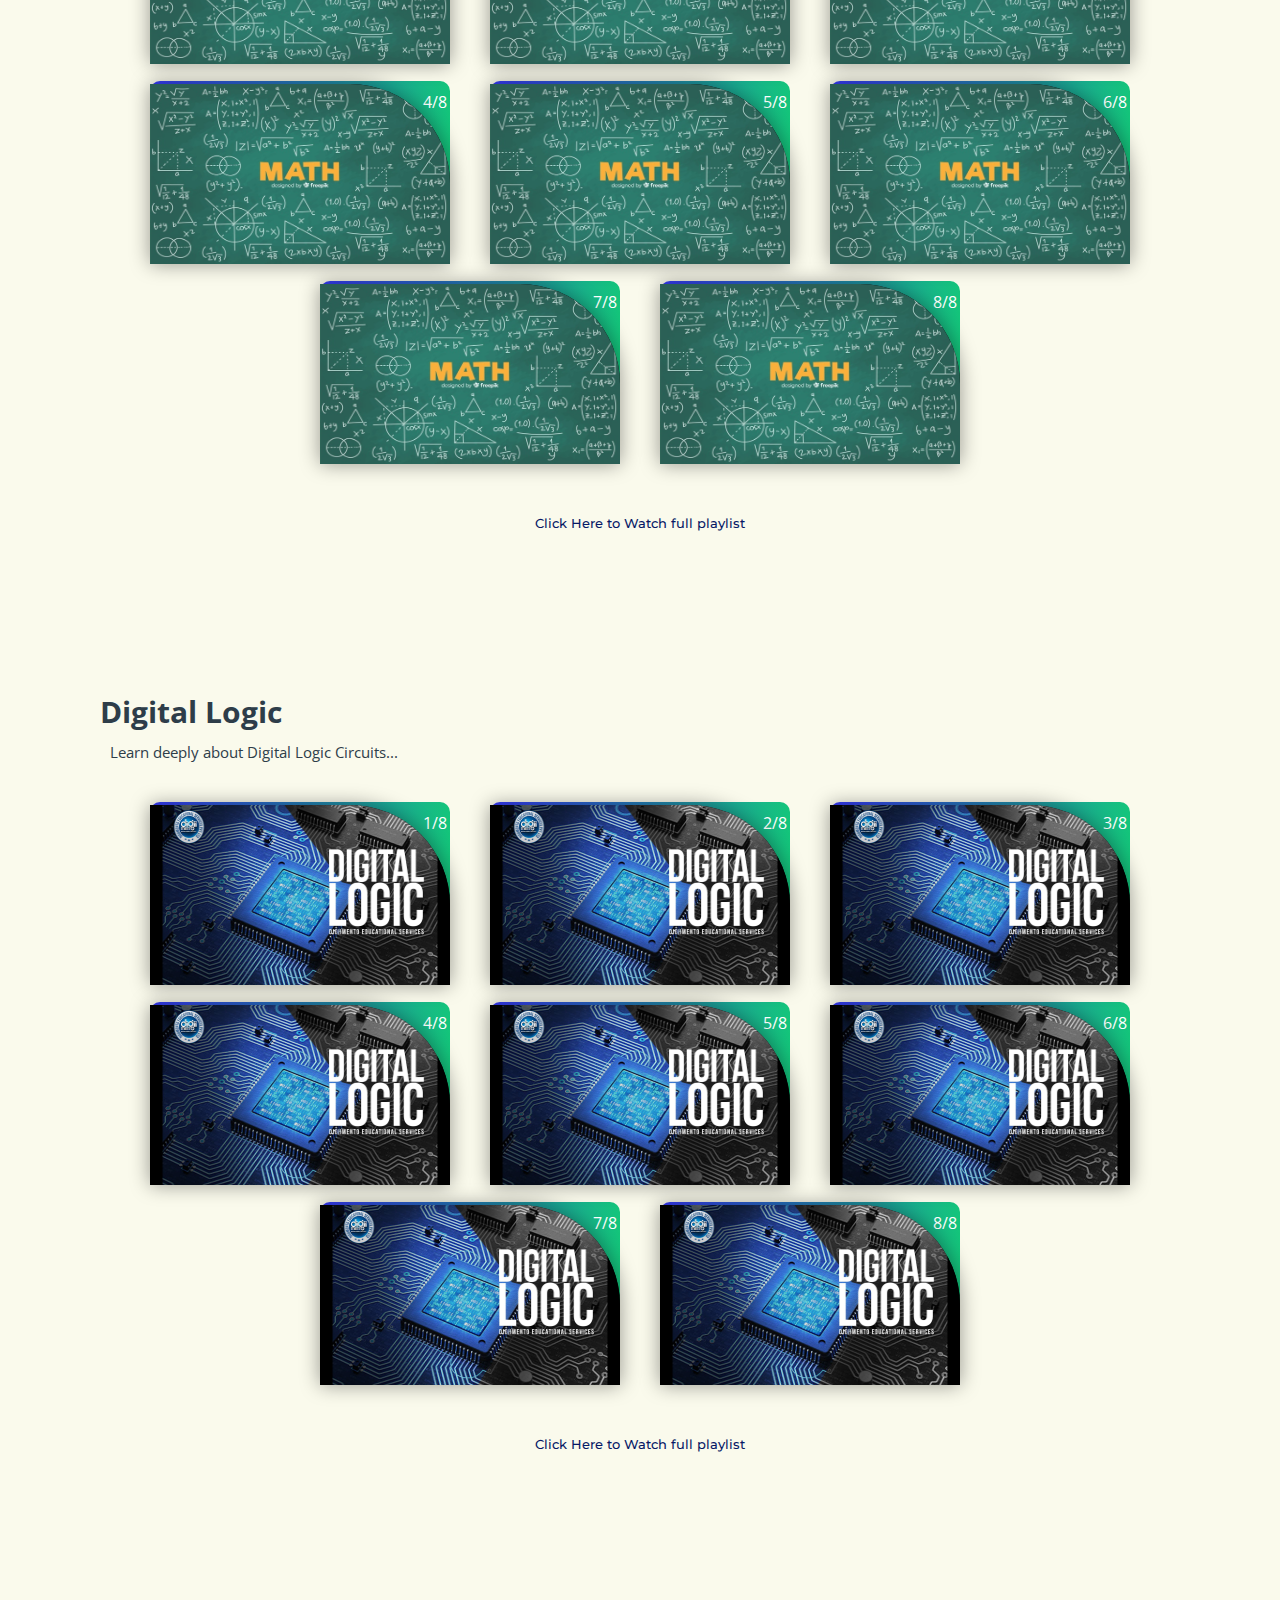
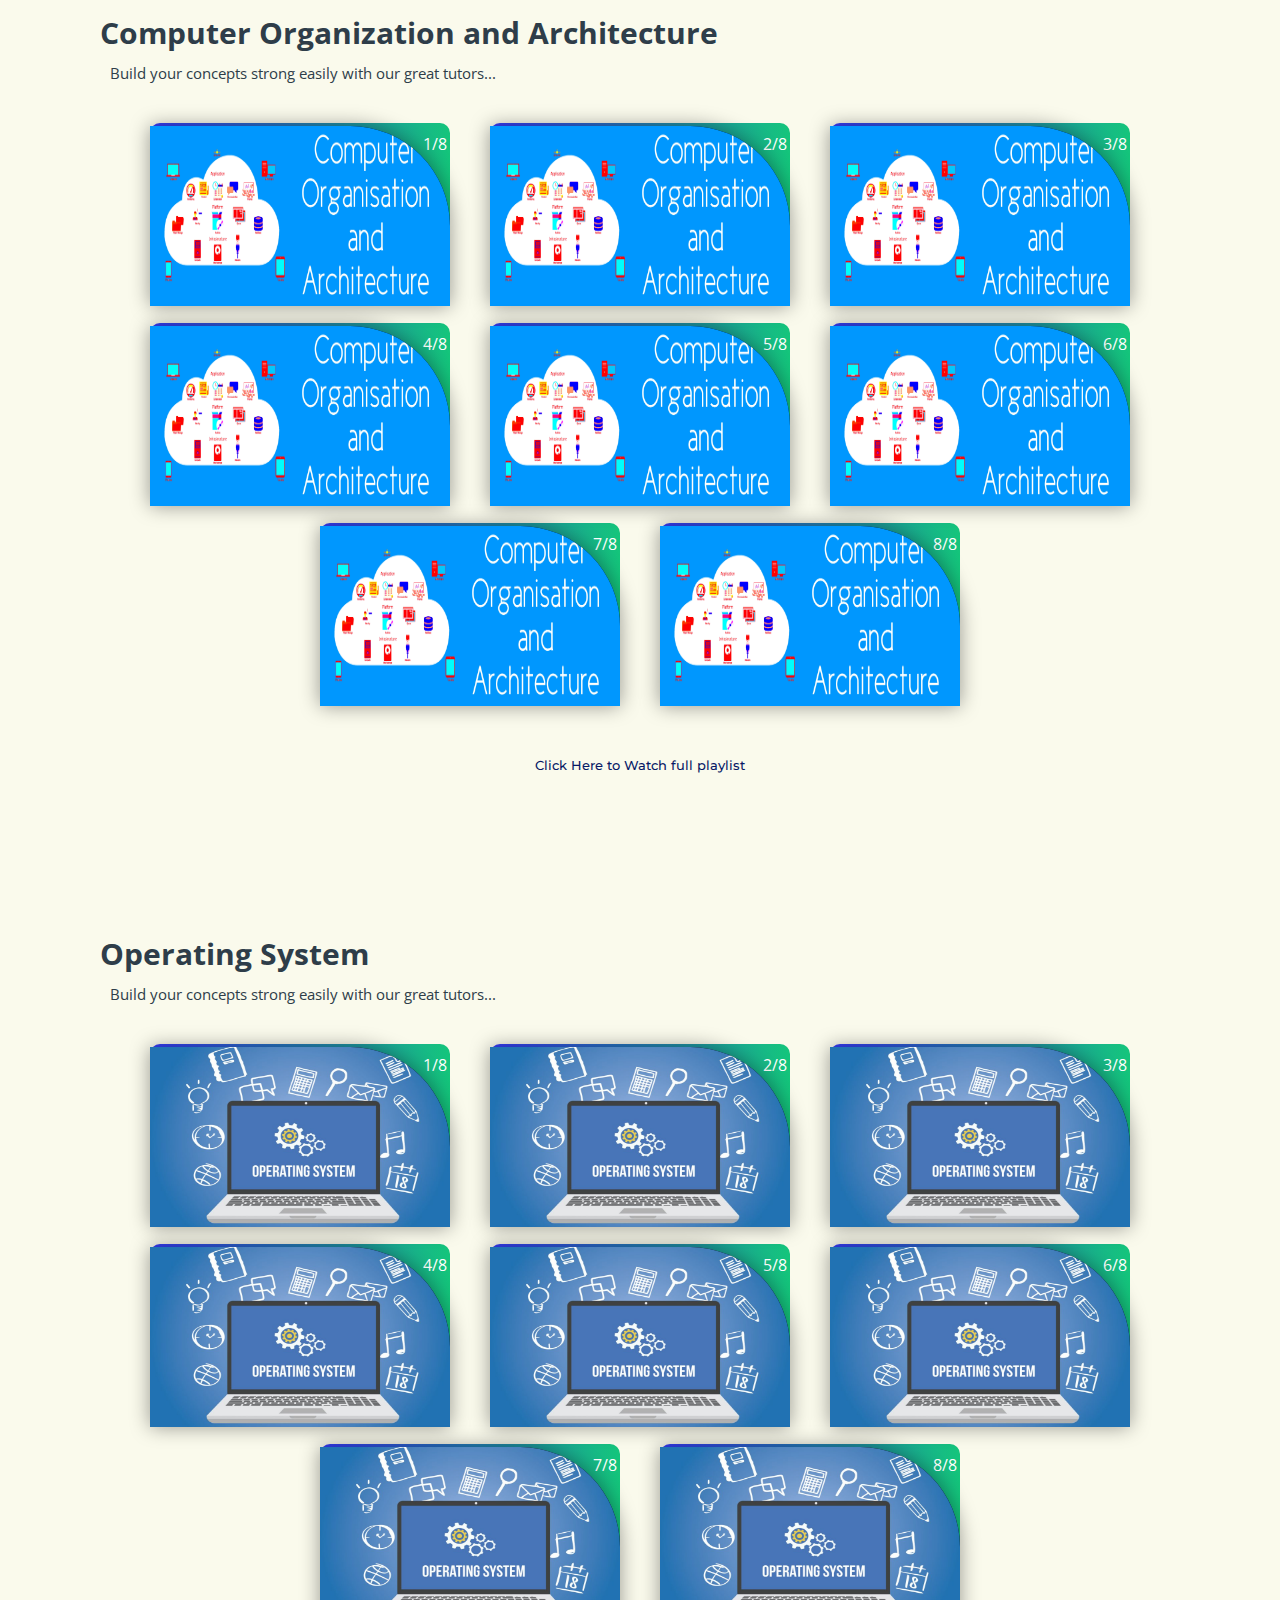
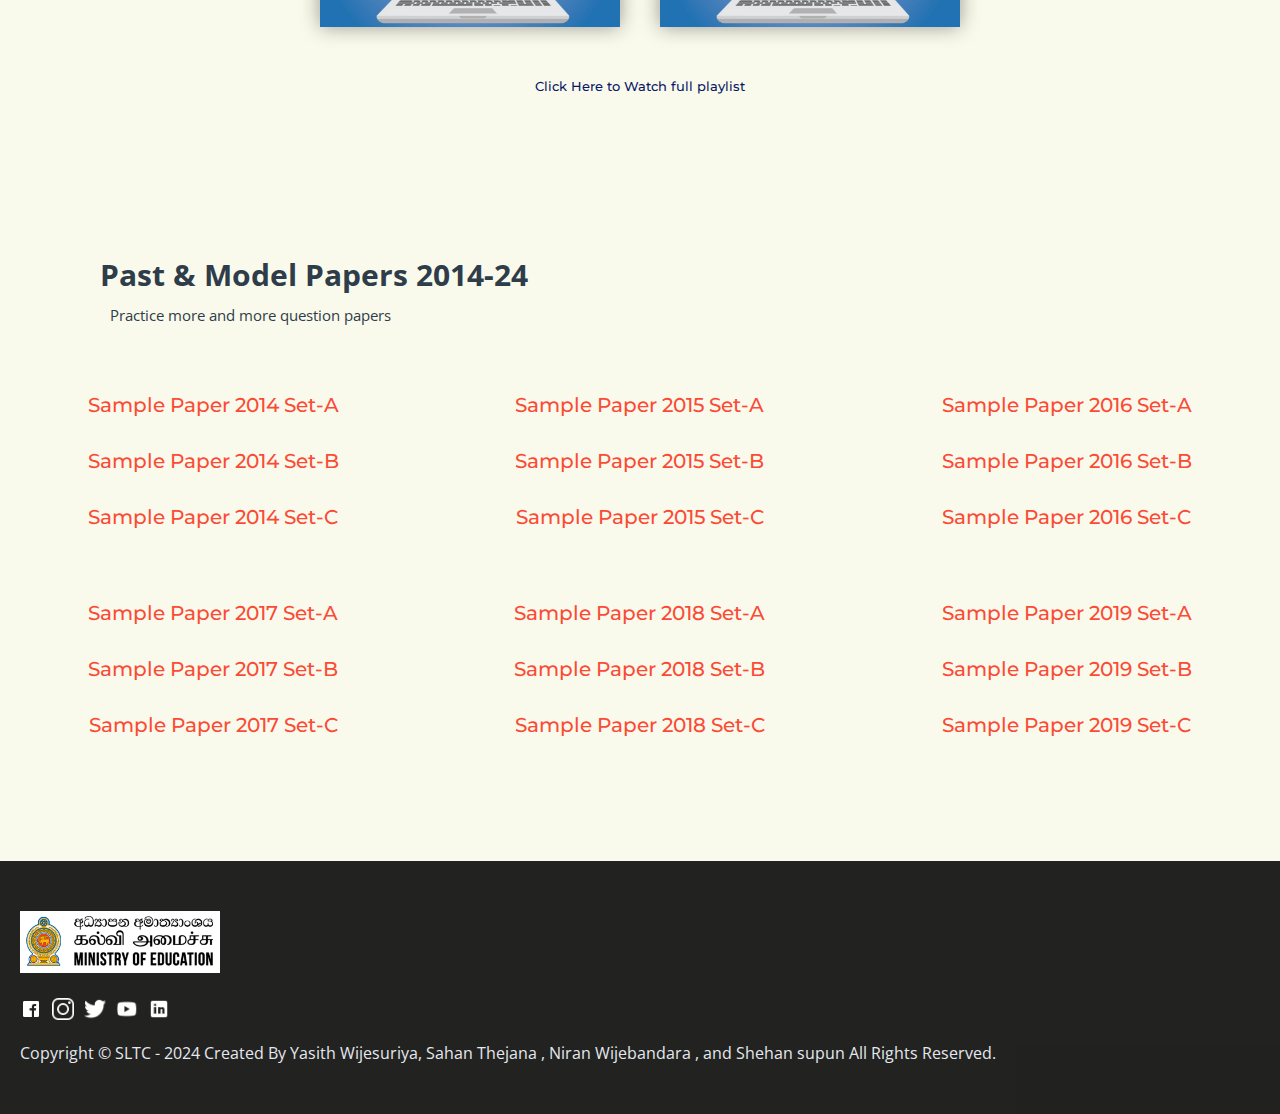
<file: subjects/IT.html>
<!DOCTYPE html>
<html>
<head>
	<link rel="shortcut icon" type="png" href="../images/index-img/sl_flag.png">
	<title>Department of Examinations, Sri Lanka</title>
	<link rel="stylesheet" type="text/css" href="subjects.css">
	<script type="text/javascript" src="../script.js"></script>
</head>
<body>

	<!-- NAVIGATION -->
	<header>
		<div class="nav" id="nav">
			<div class="logo" id="learned-logo">
			<a href="../index.html"><img src="../images/icon/MOE.jpeg" style="width: 120px;"></a></div>
			<div class="switch-tab" id="switch-tab" onclick="switchTAB()"><img src="../images/icon/menu.png"></div>
			<ul id="list-switch">
				<li><a href="#"><img src="../images/courses/algo.png" class="icon">IT</a></li>
				<li><a href="ol.html"><img src="../images/courses/paper.png" class="icon">O/L</a></li>
				<li><a href="al.html"><img src="../images/courses/computer.png" class="icon">A/L</a></li>
				<li><a href="IT.html"><img src="../images/courses/data.png" class="icon">Database</a></li>
				<li><a href="IT.html"><img src="../images/courses/d1.png" class="icon">Commerce</a></li>
				<li><a href="quiz.html"><img src="../images/courses/projects.png" class="icon">Quizes</a></li>
			</ul>
			<div class="search" id="search-switch">
				<input type="text" placeholder="Search" class="srch"><button id="srchbtn"><img src="../images/icon/search.png"></button>
			</div>
		</div>
	</header>

	<div class="title">
		<span>Information technology (IT)</span>
		<div class="shortdesc">
			<p>IT is the use of computer systems to manage, process, protect, and exchange information.<br></p>
		</div>
	</div>

<!-- Some KeyWords related to topic -->
<div class="course">
	<div class="cbox">
	<div class="det"><a href="#digital">Digital Logic</a></div>
	<div class="det"><a href="https://en.wikipedia.org/wiki/Sequential_logic" target="_blank">Combinational & Sequential Circuits</a></div>
	<div class="det"><a href="https://en.wikipedia.org/wiki/ALU" target="_blank">Computer Arithmetic</a></div>
	<div class="det"><a href="https://en.wikipedia.org/wiki/Boolean_algebra" target="_blank">Boolean Algebra</a></div>
	<div class="det"><a href="computer_courses.html#algo">Algorithm</a></div>
	<div class="det"><a href="computer_courses.html#data">Data Structures</a></div>
	</div>
	<div class="cbox">
	<div class="det"><a href="#compiler">Compiler Design</a></div>
	<div class="det"><a href="#os">OS</a></div>
	<div class="det"><a href="#coaa">Computer Organization & Architecture</a></div>
	<div class="det"><a href="https://en.wikipedia.org/wiki/IPv4" target="_blank">IPv4 / IPv6</a></div>
	<div class="det"><a href="#cn">Computer Networks</a></div>
	<div class="det"><a href="#database">Databases</a></div>
	<div class="det"><a href="https://en.wikipedia.org/wiki/Theory_of_computation" target="_blank">Theory of Computation</a></div>
	</div>
	<div class="cbox">
	<div class="det"><a href="#math">Discrete Mathematics</a></div>
	<div class="det"><a href="#math">Calculus</a></div>
	<div class="det"><a href="#math">Linear Algebra</a></div>
	<div class="det"><a href="#math">Trigonometry</a></div>
	<div class="det"><a href="#math">Integration</a></div>
	<div class="det"><a href="#math">Matrices</a></div>
	<div class="det"><a href="#math">Probability</a></div>
	<div class="det"><a href="#math">Differentiation</a></div>
	</div>
</div>


<!-- Courses Available -->
<div class="inbt">
	Accelerate your career with IT
</div>

<div class="ccard">
<center>
	<div class="ccardbox">
		<div class="dcard">
			<div class="fpart"><img src="../images/courses/math.jpg"></div>
			<a href="#math"><div class="spart">2 Courses <img src="../images/icon/dropdown.png"></div></a>
		</div>
		<div class="dcard">
			<div class="fpart"><img src="../images/courses/digital.jpg"></div>
			<a href="#digital"><div class="spart">5 Courses <img src="../images/icon/dropdown.png"></div></a>
		</div>
		<div class="dcard">
			<div class="fpart"><img src="../images/courses/coaa.jpg"></div>
			<a href="#coaa"><div class="spart">3 Courses <img src="../images/icon/dropdown.png"></div></a>
		</div>
		<div class="dcard">
			<div class="fpart"><img src="../images/courses/database.jpg"></div>
			<a href="#database"><div class="spart">3 Courses <img src="../images/icon/dropdown.png"></div></a>
		</div>
		<div class="dcard">
			<div class="fpart"><img src="../images/courses/data-algo.jpg"></div>
			<a href="computer_courses.html#data"><div class="spart">6 Courses <img src="../images/icon/dropdown.png"></div></a>
		</div>
		<div class="dcard">
			<div class="fpart"><img src="../images/courses/compiler.jpg"></div>
			<a href="#compiler"><div class="spart">2 Courses <img src="../images/icon/dropdown.png"></div></a>
		</div>
		<div class="dcard">
			<div class="fpart"><img src="../images/courses/os.jpg"></div>
			<a href="#os"><div class="spart">1 Courses <img src="../images/icon/dropdown.png"></div></a>
		</div>
		<div class="dcard">
			<div class="fpart"><img src="../images/courses/cn.jpg"></div>
			<a href="#cn"><div class="spart">3 Courses <img src="../images/icon/dropdown.png"></div></a>
		</div>
	</div>
</center>
</div>


<!-- Videos -->

<div class="title2" id="math">
	<span>Engineering Mathematics</span>
	<div class="shortdesc2">
		<p>Practice Mathematics on your tips...</p>
	</div>
</div>

<center>
	<div class="ccardbox2">
		<div class="dcard2"><span class="tag" >1/8</span>
			<div class="fpart2"><img src="../images/courses/math.jpg">
				<iframe src="" frameborder="0" allow="accelerometer; autoplay; encrypted-media; gyroscope; picture-in-picture" allowfullscreen></iframe>
			</div>
		</div>
		<div class="dcard2"><span class="tag" >2/8</span>
			<div class="fpart2"><img src="../images/courses/math.jpg">
				<iframe src="" frameborder="0" allow="accelerometer; autoplay; encrypted-media; gyroscope; picture-in-picture" allowfullscreen></iframe>
			</div>
		</div>
		<div class="dcard2"><span class="tag" >3/8</span>
			<div class="fpart2"><img src="../images/courses/math.jpg">
				<iframe src="" frameborder="0" allow="accelerometer; autoplay; encrypted-media; gyroscope; picture-in-picture" allowfullscreen></iframe>
			</div>
		</div>
		<div class="dcard2"><span class="tag" >4/8</span>
			<div class="fpart2"><img src="../images/courses/math.jpg">
				<iframe src="" frameborder="0" allow="accelerometer; autoplay; encrypted-media; gyroscope; picture-in-picture" allowfullscreen></iframe>
			</div>
		</div>
	
		<div class="dcard2"><span class="tag" >5/8</span>
			<div class="fpart2"><img src="../images/courses/math.jpg">
				<iframe src="" frameborder="0" allow="accelerometer; autoplay; encrypted-media; gyroscope; picture-in-picture" allowfullscreen></iframe>
			</div>
		</div>
		<div class="dcard2"><span class="tag" >6/8</span>
			<div class="fpart2"><img src="../images/courses/math.jpg">
				<iframe src="" frameborder="0" allow="accelerometer; autoplay; encrypted-media; gyroscope; picture-in-picture" allowfullscreen></iframe>
			</div>
		</div>
		<div class="dcard2"><span class="tag" >7/8</span>
			<div class="fpart2"><img src="../images/courses/math.jpg">
				<iframe src="" frameborder="0" allow="accelerometer; autoplay; encrypted-media; gyroscope; picture-in-picture" allowfullscreen></iframe>
			</div>
		</div>
		<div class="dcard2"><span class="tag" >8/8</span>
			<div class="fpart2"><img src="../images/courses/math.jpg">
				<iframe src="" frameborder="0" allow="accelerometer; autoplay; encrypted-media; gyroscope; picture-in-picture" allowfullscreen></iframe>
			</div>
		</div>
	</div>
</center>
<br><br>
<div class="click-me">
	<a href="" target="_blank">Click Here to Watch full playlist</a>
</div>



<!-- Videos -->

<div class="title2" id="digital">
	<span>Digital Logic</span>
	<div class="shortdesc2">
		<p>Learn deeply about Digital Logic Circuits...</p>
	</div>
</div>
<center>
	<div class="ccardbox2">
		<div class="dcard2"><span class="tag" >1/8</span>
			<div class="fpart2"><img src="../images/courses/digital.jpg">
				<iframe src="https://www.youtube.com/embed/-M7oIM8hKSU" frameborder="0" allow="accelerometer; autoplay; encrypted-media; gyroscope; picture-in-picture" allowfullscreen></iframe>
			</div>
		</div>
		<div class="dcard2"><span class="tag" >2/8</span>
			<div class="fpart2"><img src="../images/courses/digital.jpg">
				<iframe src="" frameborder="0" allow="accelerometer; autoplay; encrypted-media; gyroscope; picture-in-picture" allowfullscreen></iframe>
			</div>
		</div>
		<div class="dcard2"><span class="tag" >3/8</span>
			<div class="fpart2"><img src="../images/courses/digital.jpg">
				<iframe src="" frameborder="0" allow="accelerometer; autoplay; encrypted-media; gyroscope; picture-in-picture" allowfullscreen></iframe>
			</div>
		</div>
		<div class="dcard2"><span class="tag" >4/8</span>
			<div class="fpart2"><img src="../images/courses/digital.jpg">
				<iframe src="" frameborder="0" allow="accelerometer; autoplay; encrypted-media; gyroscope; picture-in-picture" allowfullscreen></iframe>
			</div>
		</div>
	
		<div class="dcard2"><span class="tag" >5/8</span>
			<div class="fpart2"><img src="../images/courses/digital.jpg">
				<iframe src="" frameborder="0" allow="accelerometer; autoplay; encrypted-media; gyroscope; picture-in-picture" allowfullscreen></iframe>
			</div>
		</div>
		<div class="dcard2"><span class="tag" >6/8</span>
			<div class="fpart2"><img src="../images/courses/digital.jpg">
				<iframe src="" frameborder="0" allow="accelerometer; autoplay; encrypted-media; gyroscope; picture-in-picture" allowfullscreen></iframe>
			</div>
		</div>
		<div class="dcard2"><span class="tag" >7/8</span>
			<div class="fpart2"><img src="../images/courses/digital.jpg">
				<iframe src="" frameborder="0" allow="accelerometer; autoplay; encrypted-media; gyroscope; picture-in-picture" allowfullscreen></iframe>
			</div>
		</div>
		<div class="dcard2"><span class="tag" >8/8</span>
			<div class="fpart2"><img src="../images/courses/digital.jpg">
				<iframe src="" frameborder="0" allow="accelerometer; autoplay; encrypted-media; gyroscope; picture-in-picture" allowfullscreen></iframe>
			</div>
		</div>
	</div>
</center>
<br><br>
<div class="click-me">
	<a href="" target="_blank">Click Here to Watch full playlist</a>
</div>



<!-- Videos on COMPUTER ORGANIZATION and ARCHITECTURE Lectures -->

<div class="title2" id="coaa">
	<span>Computer Organization and Architecture</span>
	<div class="shortdesc2">
		<p>Build your concepts strong easily with our great tutors...</p>
	</div>
</div>
<center>
	<div class="ccardbox2">
		<div class="dcard2"><span class="tag" >1/8</span>
			<div class="fpart2"><img src="../images/courses/coaa.jpg">
				<iframe src="https://www.youtube.com/embed/q6oiRtKTpX4" frameborder="0" allow="accelerometer; autoplay; encrypted-media; gyroscope; picture-in-picture" allowfullscreen></iframe>
			</div>
		</div>
		<div class="dcard2"><span class="tag" >2/8</span>
			<div class="fpart2"><img src="../images/courses/coaa.jpg">
				<iframe src="" frameborder="0" allow="accelerometer; autoplay; encrypted-media; gyroscope; picture-in-picture" allowfullscreen></iframe>
			</div>
		</div>
		<div class="dcard2"><span class="tag" >3/8</span>
			<div class="fpart2"><img src="../images/courses/coaa.jpg">
				<iframe src="" frameborder="0" allow="accelerometer; autoplay; encrypted-media; gyroscope; picture-in-picture" allowfullscreen></iframe>
			</div>
		</div>
		<div class="dcard2"><span class="tag" >4/8</span>
			<div class="fpart2"><img src="../images/courses/coaa.jpg">
				<iframe src="" frameborder="0" allow="accelerometer; autoplay; encrypted-media; gyroscope; picture-in-picture" allowfullscreen></iframe>
			</div>
		</div>
	
		<div class="dcard2"><span class="tag" >5/8</span>
			<div class="fpart2"><img src="../images/courses/coaa.jpg">
				<iframe src="" frameborder="0" allow="accelerometer; autoplay; encrypted-media; gyroscope; picture-in-picture" allowfullscreen></iframe>
			</div>
		</div>
		<div class="dcard2"><span class="tag" >6/8</span>
			<div class="fpart2"><img src="../images/courses/coaa.jpg">
				<iframe src="" frameborder="0" allow="accelerometer; autoplay; encrypted-media; gyroscope; picture-in-picture" allowfullscreen></iframe>
			</div>
		</div>
		<div class="dcard2"><span class="tag" >7/8</span>
			<div class="fpart2"><img src="../images/courses/coaa.jpg">
				<iframe src="" frameborder="0" allow="accelerometer; autoplay; encrypted-media; gyroscope; picture-in-picture" allowfullscreen></iframe>
			</div>
		</div>
		<div class="dcard2"><span class="tag" >8/8</span>
			<div class="fpart2"><img src="../images/courses/coaa.jpg">
				<iframe src="" frameborder="0" allow="accelerometer; autoplay; encrypted-media; gyroscope; picture-in-picture" allowfullscreen></iframe>
			</div>
		</div>
	</div>
</center>
<br><br>
<div class="click-me">
	<a href="" target="_blank">Click Here to Watch full playlist</a>
</div>

<!-- Videos-->


<div class="title2" id="os">
	<span>Operating System</span>
	<div class="shortdesc2">
		<p>Build your concepts strong easily with our great tutors...</p>
	</div>
</div>
<center>
	<div class="ccardbox2">
		<div class="dcard2"><span class="tag" >1/8</span>
			<div class="fpart2"><img src="../images/courses/os.jpg">
				<iframe src="" frameborder="0" allow="accelerometer; autoplay; encrypted-media; gyroscope; picture-in-picture" allowfullscreen></iframe>
			</div>
		</div>
		<div class="dcard2"><span class="tag" >2/8</span>
			<div class="fpart2"><img src="../images/courses/os.jpg">
				<iframe src="" frameborder="0" allow="accelerometer; autoplay; encrypted-media; gyroscope; picture-in-picture" allowfullscreen></iframe>
			</div>
		</div>
		<div class="dcard2"><span class="tag" >3/8</span>
			<div class="fpart2"><img src="../images/courses/os.jpg">
				<iframe src="" frameborder="0" allow="accelerometer; autoplay; encrypted-media; gyroscope; picture-in-picture" allowfullscreen></iframe>
			</div>
		</div>
		<div class="dcard2"><span class="tag" >4/8</span>
			<div class="fpart2"><img src="../images/courses/os.jpg">
				<iframe src="" frameborder="0" allow="accelerometer; autoplay; encrypted-media; gyroscope; picture-in-picture" allowfullscreen></iframe>
			</div>
		</div>
	
		<div class="dcard2"><span class="tag" >5/8</span>
			<div class="fpart2"><img src="../images/courses/os.jpg">
				<iframe src="" frameborder="0" allow="accelerometer; autoplay; encrypted-media; gyroscope; picture-in-picture" allowfullscreen></iframe>
			</div>
		</div>
		<div class="dcard2"><span class="tag" >6/8</span>
			<div class="fpart2"><img src="../images/courses/os.jpg">
				<iframe src="" frameborder="0" allow="accelerometer; autoplay; encrypted-media; gyroscope; picture-in-picture" allowfullscreen></iframe>
			</div>
		</div>
		<div class="dcard2"><span class="tag" >7/8</span>
			<div class="fpart2"><img src="../images/courses/os.jpg">
				<iframe src="" frameborder="0" allow="accelerometer; autoplay; encrypted-media; gyroscope; picture-in-picture" allowfullscreen></iframe>
			</div>
		</div>
		<div class="dcard2"><span class="tag" >8/8</span>
			<div class="fpart2"><img src="../images/courses/os.jpg">
				<iframe src="" frameborder="0" allow="accelerometer; autoplay; encrypted-media; gyroscope; picture-in-picture" allowfullscreen></iframe>
			</div>
		</div>
	</div>
</center>

<br><br>
<div class="click-me">
	<a href="" target="_blank">Click Here to Watch full playlist</a>
</div>




<!-- SAMPLE PAPERS -->
	<div class="title2" id="sample_papers">
		<span>Past & Model Papers 2014-24</span>
		<div class="shortdesc2">
			<p>Practice more and more question papers</p>
		</div>
	</div>

	<div class="sample">
		<ul>
			<li><a href="../samplePapers/p1.pdf" target="_blank">Sample Paper 2014 Set-A</a></li>
			<li><a href="../samplePapers/p1.pdf" target="_blank">Sample Paper 2014 Set-B</a></li>
			<li><a href="../samplePapers/p1.pdf" target="_blank">Sample Paper 2014 Set-C</a></li>
		</ul>
		<ul>
			<li><a href="../samplePapers/p1.pdf" target="_blank">Sample Paper 2015 Set-A</a></li>
			<li><a href="../samplePapers/p1.pdf" target="_blank">Sample Paper 2015 Set-B</a></li>
			<li><a href="../samplePapers/p1.pdf" target="_blank">Sample Paper 2015 Set-C</a></li>
		</ul>
		<ul>
			<li><a href="../samplePapers/p1.pdf" target="_blank">Sample Paper 2016 Set-A</a></li>
			<li><a href="../samplePapers/p1.pdf" target="_blank">Sample Paper 2016 Set-B</a></li>
			<li><a href="../samplePapers/p1.pdf" target="_blank">Sample Paper 2016 Set-C</a></li>
		</ul>
	</div>
	<div class="sample lastSample">
		<ul>
			<li><a href="../samplePapers/p1.pdf" target="_blank">Sample Paper 2017 Set-A</a></li>
			<li><a href="../samplePapers/p1.pdf" target="_blank">Sample Paper 2017 Set-B</a></li>
			<li><a href="../samplePapers/p1.pdf" target="_blank">Sample Paper 2017 Set-C</a></li>
		</ul>
		<ul>
			<li><a href="../samplePapers/p1.pdf" target="_blank">Sample Paper 2018 Set-A</a></li>
			<li><a href="../samplePapers/p1.pdf" target="_blank">Sample Paper 2018 Set-B</a></li>
			<li><a href="../samplePapers/p1.pdf" target="_blank">Sample Paper 2018 Set-C</a></li>
		</ul>
		<ul>
			<li><a href="../samplePapers/p1.pdf" target="_blank">Sample Paper 2019 Set-A</a></li>
			<li><a href="../samplePapers/p1.pdf" target="_blank">Sample Paper 2019 Set-B</a></li>
			<li><a href="../samplePapers/p1.pdf" target="_blank">Sample Paper 2019 Set-C</a></li>
		</ul>
	</div>

<!-- FOOTER -->
<footer>
	<div class="footer-container">
		<div class="left-col">
			<img src="../images/icon/footer-moe.png" style="width: 200px;">
			<div class="logo"></div>
			<div class="social-media">
				<a href="#"><img src="../images/icon\fb.png"></a>
				<a href="#"><img src="../images/icon\insta.png"></a>
				<a href="#"><img src="../images/icon\tt.png"></a>
				<a href="#"><img src="../images/icon\ytube.png"></a>
				<a href="#"><img src="../images/icon\linkedin.png"></a>
			</div><br><br>
			<p class="rights-text">Copyright © SLTC - 2024 Created By Yasith Wijesuriya, Sahan Thejana , Niran Wijebandara , and Shehan supun All Rights Reserved.</p>
			
		</div>
		
	</div>
</footer>

</body>
</html>
</file>
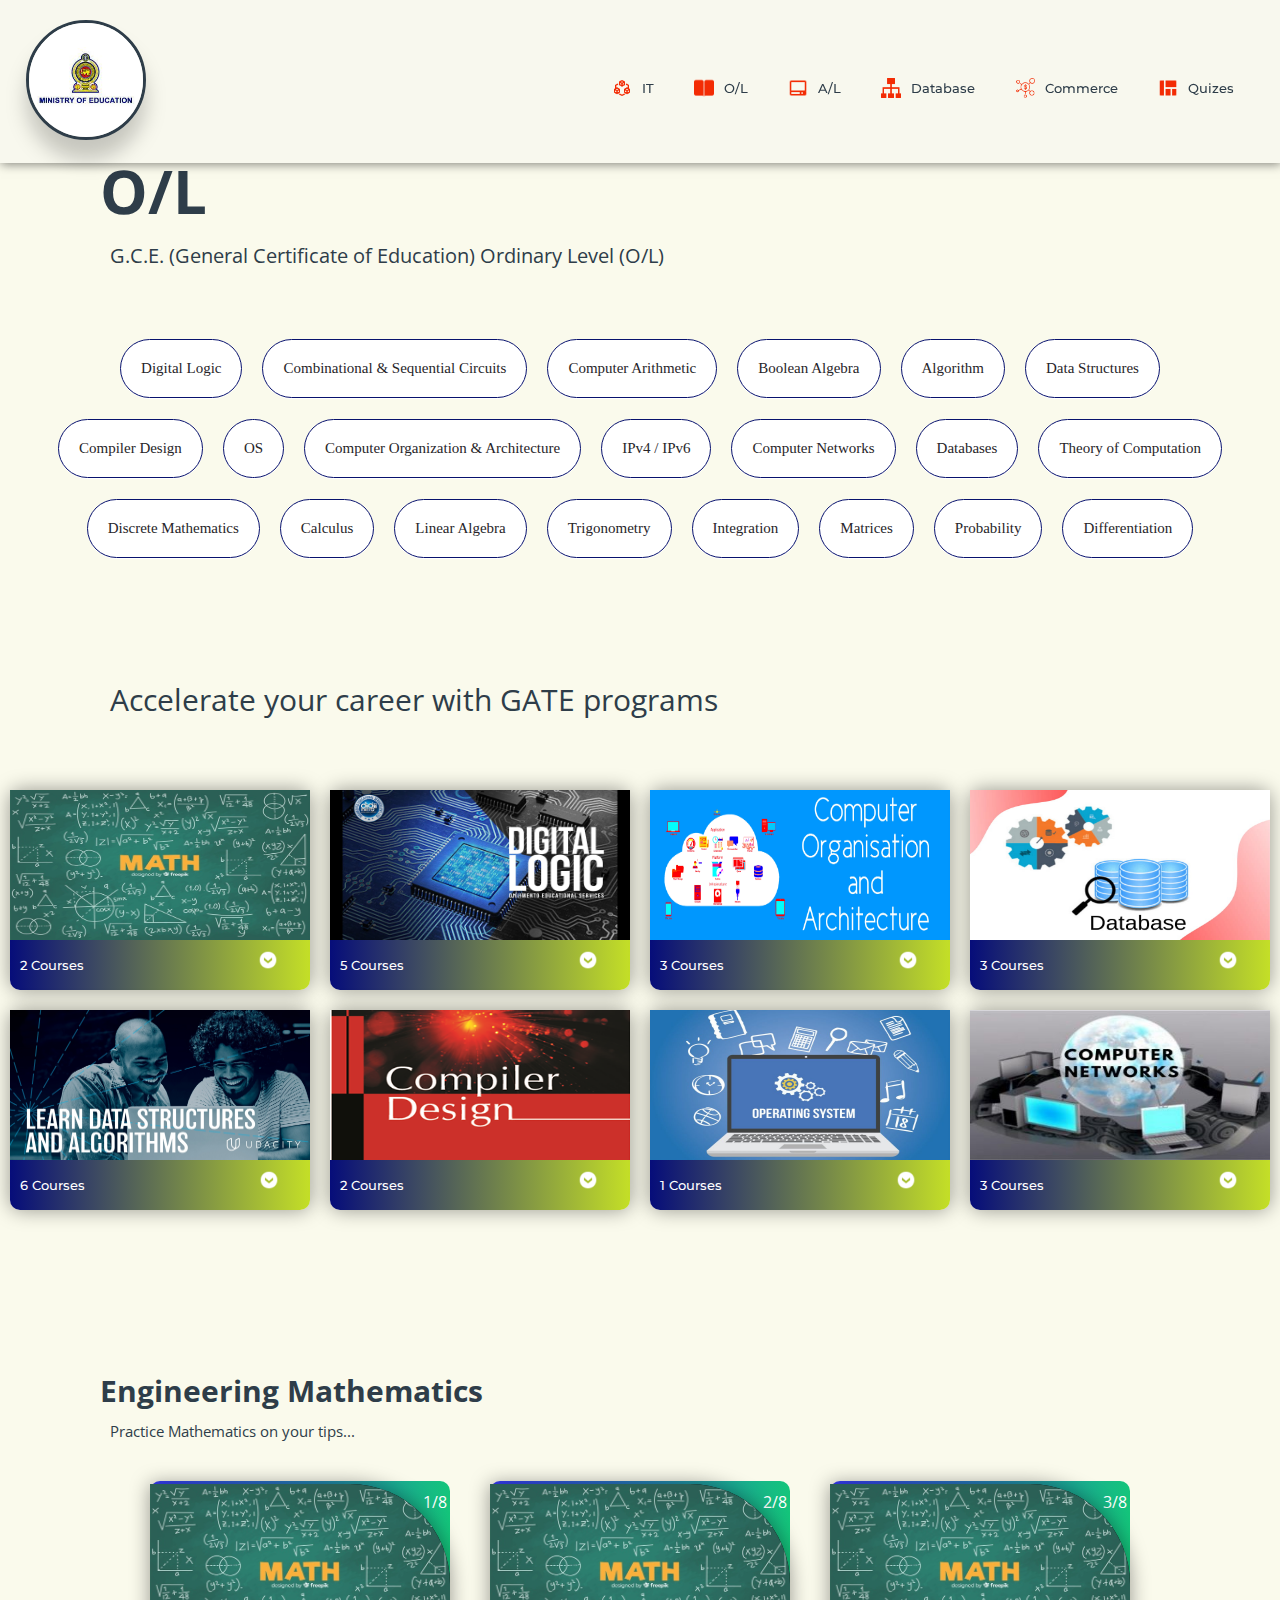
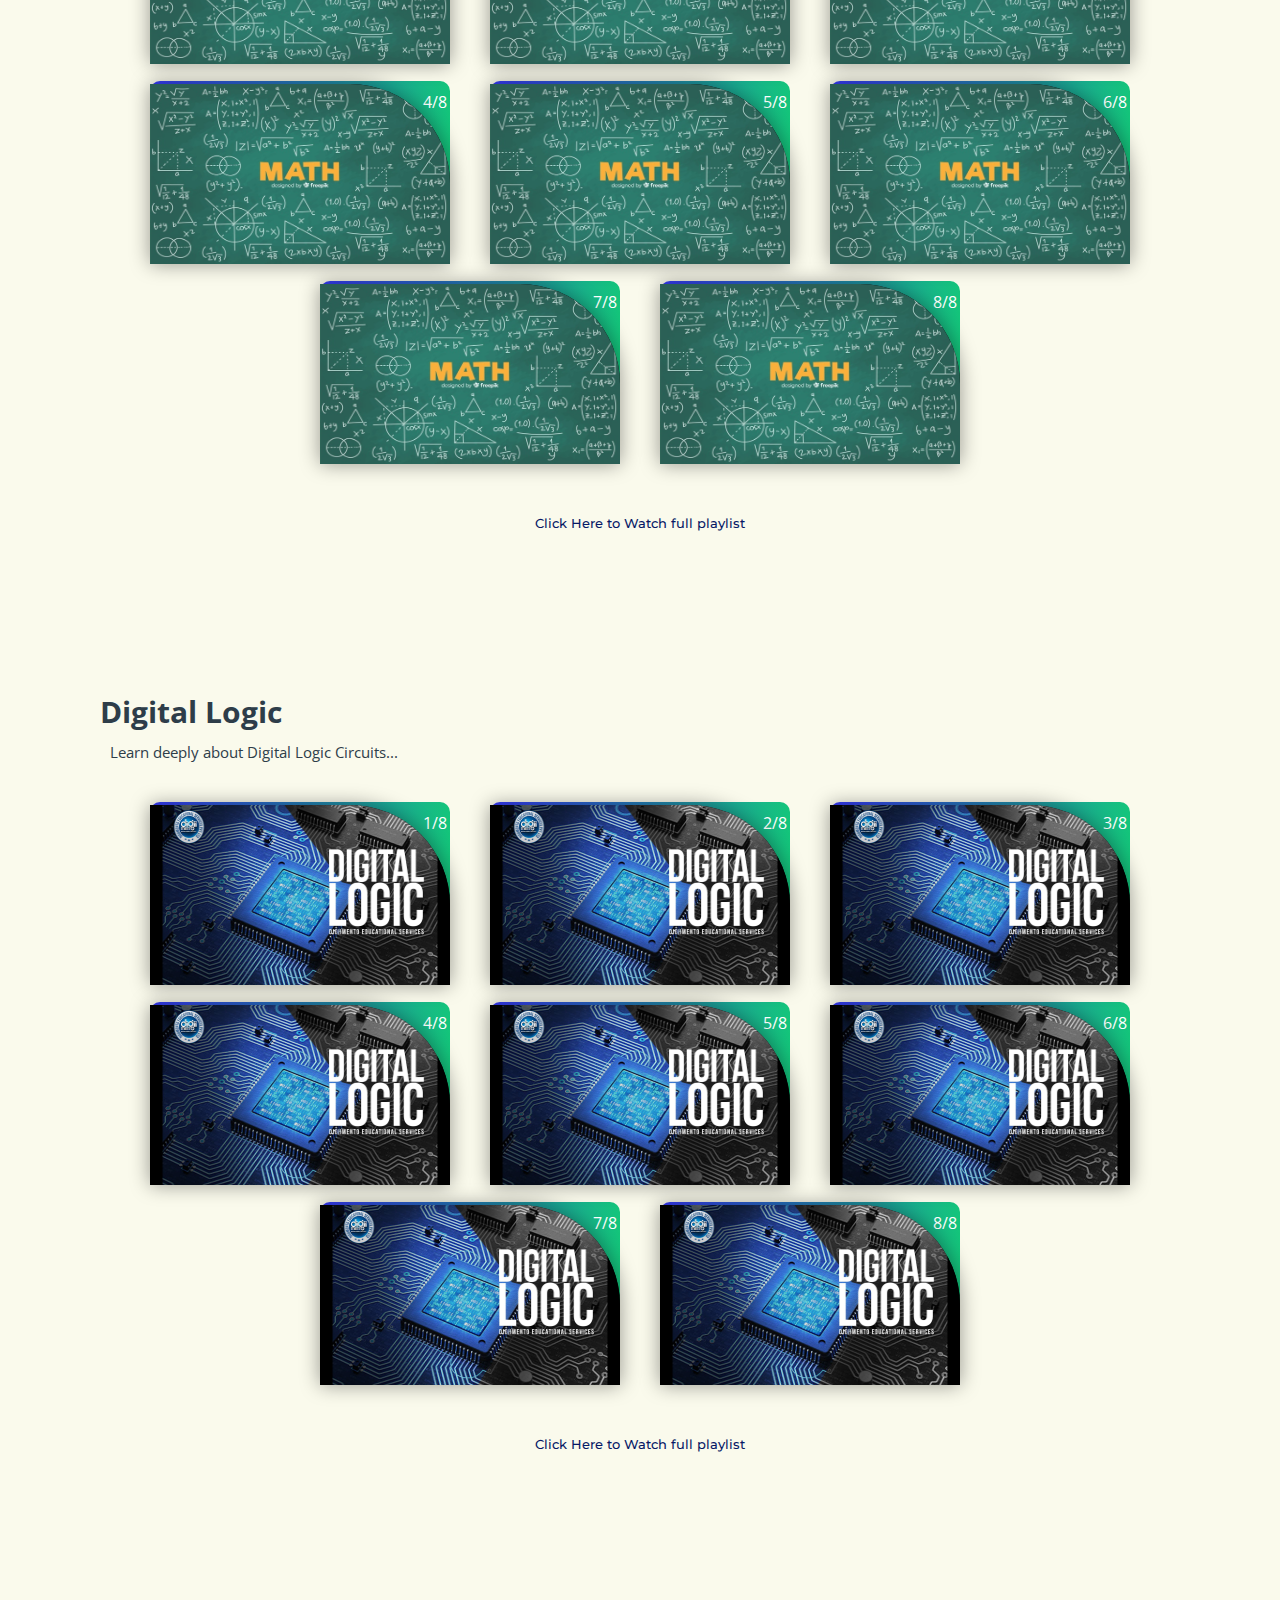
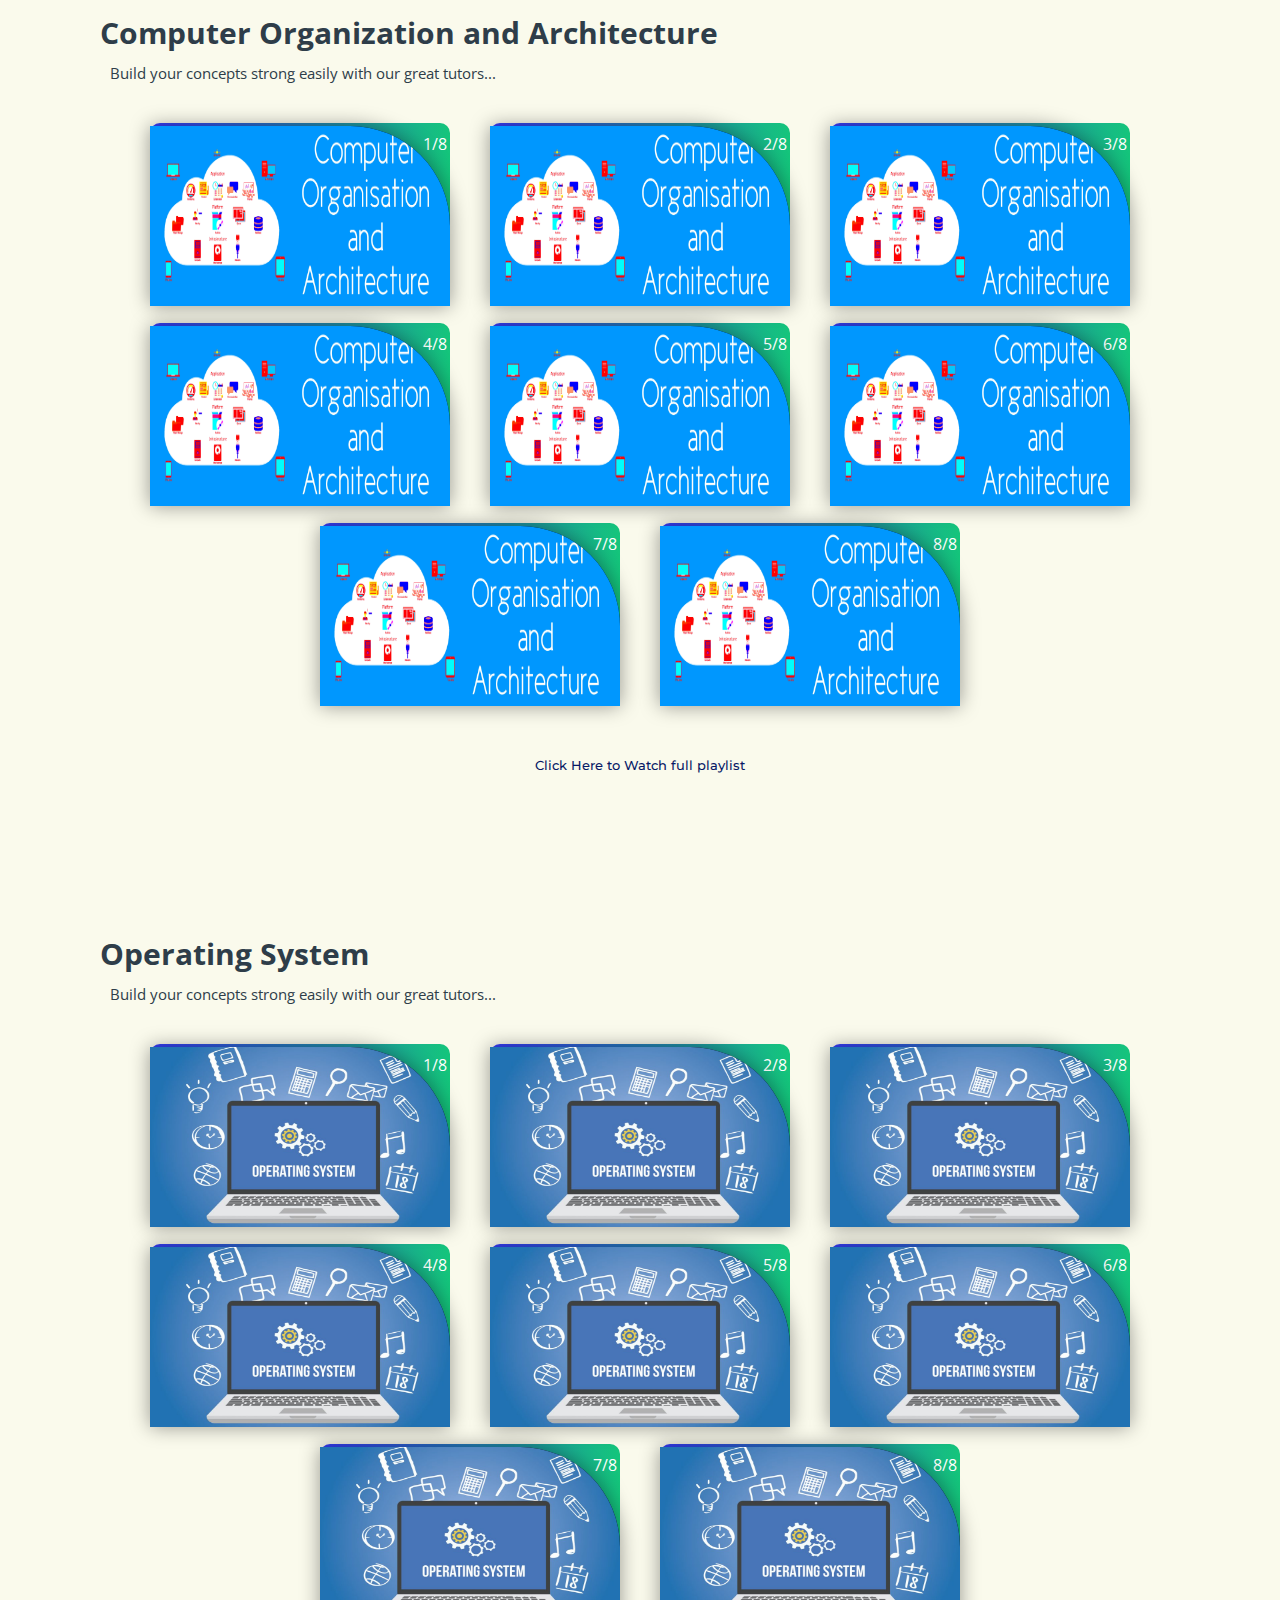
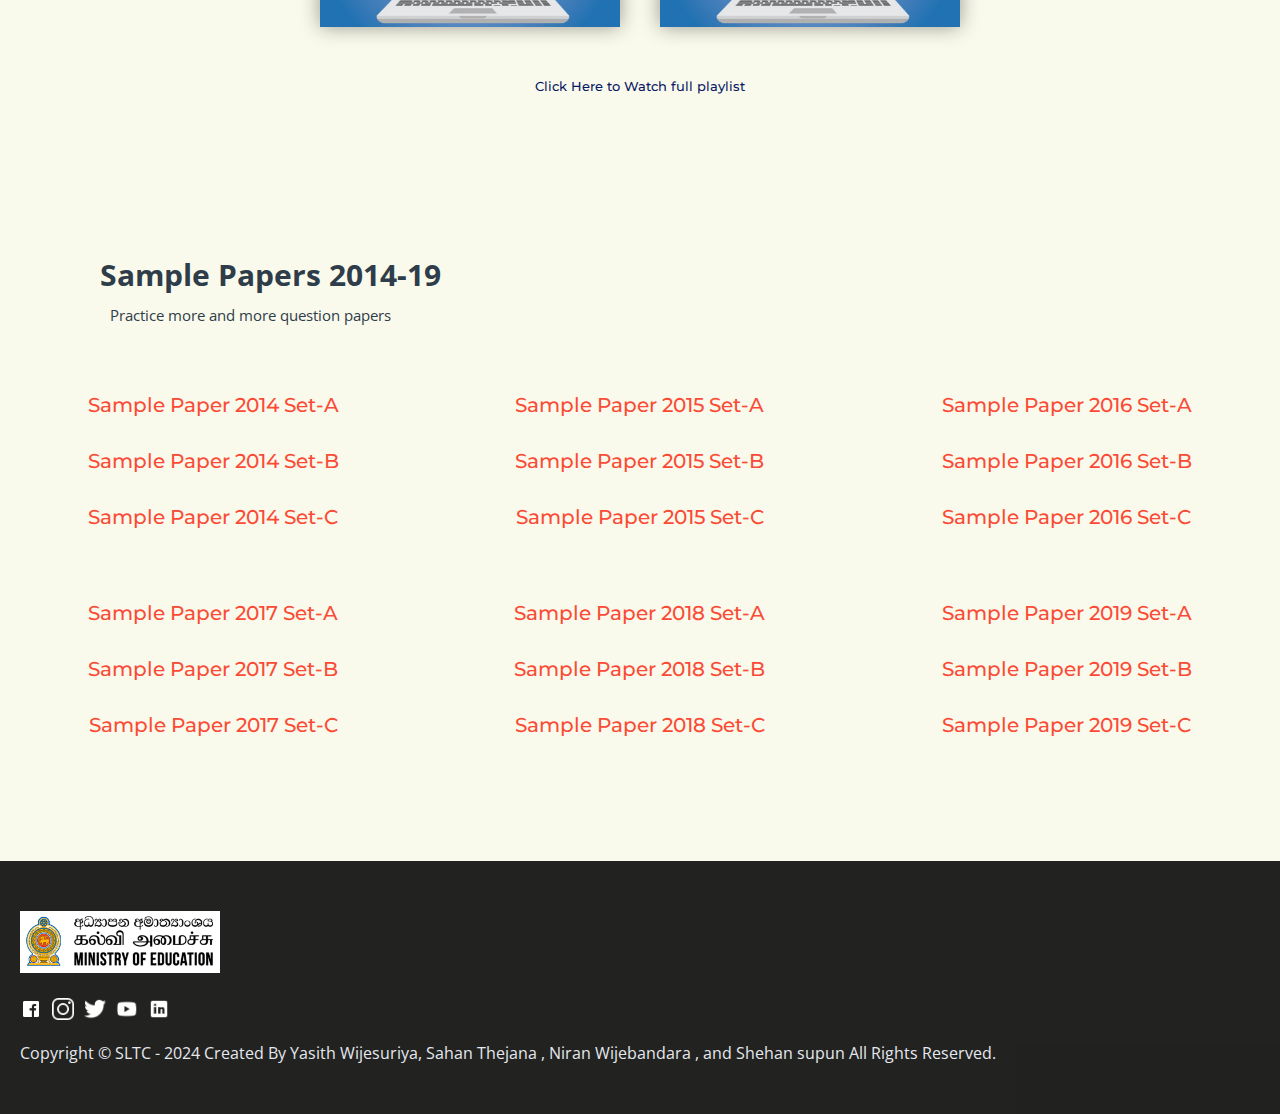
<file: subjects/ol.html>
<!DOCTYPE html>
<html>
<head>
	<link rel="shortcut icon" type="png" href="../images/index-img/sl_flag.png">
	<title>For O/L</title>
	<link rel="stylesheet" type="text/css" href="subjects.css">
	<script type="text/javascript" src="../script.js"></script>
</head>
<body>

<!-- NAVIGATION -->
<header>
	<div class="nav" id="nav">
		<div class="logo" id="learned-logo">
		<a href="../index.html"><img src="../images/icon/MOE.jpeg" style="width: 120px;"></a></div>
		<div class="switch-tab" id="switch-tab" onclick="switchTAB()"><img src="../images/icon/menu.png"></div>
		<ul id="list-switch">
			<li><a href="IT.html"><img src="../images/courses/algo.png" class="icon">IT</a></li>
			<li><a href="#"><img src="../images/courses/paper.png" class="icon">O/L</a></li>
			<li><a href="al.html"><img src="../images/courses/computer.png" class="icon">A/L</a></li>
			<li><a href="IT.html"><img src="../images/courses/data.png" class="icon">Database</a></li>
			<li><a href="IT.html"><img src="../images/courses/d1.png" class="icon">Commerce</a></li>
			<li><a href="quiz.html"><img src="../images/courses/projects.png" class="icon">Quizes</a></li>
		</ul>
		<div class="search" id="search-switch">
			<input type="text" placeholder="Search" class="srch"><button id="srchbtn"><img src="../images/icon/search.png"></button>
		</div>
	</div>
</header>

<!-- Main Title of the Page -->
	<div class="title">
		<span>O/L</span>
		<div class="shortdesc">
			<p>G.C.E. (General Certificate of Education) Ordinary Level (O/L)</p>
		</div>
	</div>


<!-- Some KeyWords related to topic -->
	<div class="course">
		<div class="cbox">
		<div class="det"><a href="#digital">Digital Logic</a></div>
		<div class="det"><a href="https://en.wikipedia.org/wiki/Sequential_logic" target="_blank">Combinational & Sequential Circuits</a></div>
		<div class="det"><a href="https://en.wikipedia.org/wiki/ALU" target="_blank">Computer Arithmetic</a></div>
		<div class="det"><a href="https://en.wikipedia.org/wiki/Boolean_algebra" target="_blank">Boolean Algebra</a></div>
		<div class="det"><a href="computer_courses.html#algo">Algorithm</a></div>
		<div class="det"><a href="computer_courses.html#data">Data Structures</a></div>
		</div>
		<div class="cbox">
		<div class="det"><a href="#compiler">Compiler Design</a></div>
		<div class="det"><a href="#os">OS</a></div>
		<div class="det"><a href="#coaa">Computer Organization & Architecture</a></div>
		<div class="det"><a href="https://en.wikipedia.org/wiki/IPv4" target="_blank">IPv4 / IPv6</a></div>
		<div class="det"><a href="#cn">Computer Networks</a></div>
		<div class="det"><a href="#database">Databases</a></div>
		<div class="det"><a href="https://en.wikipedia.org/wiki/Theory_of_computation" target="_blank">Theory of Computation</a></div>
		</div>
		<div class="cbox">
		<div class="det"><a href="#math">Discrete Mathematics</a></div>
		<div class="det"><a href="#math">Calculus</a></div>
		<div class="det"><a href="#math">Linear Algebra</a></div>
		<div class="det"><a href="#math">Trigonometry</a></div>
		<div class="det"><a href="#math">Integration</a></div>
		<div class="det"><a href="#math">Matrices</a></div>
		<div class="det"><a href="#math">Probability</a></div>
		<div class="det"><a href="#math">Differentiation</a></div>
		</div>
	</div>


<!-- Courses Available -->
	<div class="inbt">
		Accelerate your career with GATE programs
	</div>

	<div class="ccard">
	<center>
		<div class="ccardbox">
			<div class="dcard">
				<div class="fpart"><img src="../images/courses/math.jpg"></div>
				<a href="#math"><div class="spart">2 Courses <img src="../images/icon/dropdown.png"></div></a>
			</div>
			<div class="dcard">
				<div class="fpart"><img src="../images/courses/digital.jpg"></div>
				<a href="#digital"><div class="spart">5 Courses <img src="../images/icon/dropdown.png"></div></a>
			</div>
			<div class="dcard">
				<div class="fpart"><img src="../images/courses/coaa.jpg"></div>
				<a href="#coaa"><div class="spart">3 Courses <img src="../images/icon/dropdown.png"></div></a>
			</div>
			<div class="dcard">
				<div class="fpart"><img src="../images/courses/database.jpg"></div>
				<a href="#database"><div class="spart">3 Courses <img src="../images/icon/dropdown.png"></div></a>
			</div>
			<div class="dcard">
				<div class="fpart"><img src="../images/courses/data-algo.jpg"></div>
				<a href="computer_courses.html#data"><div class="spart">6 Courses <img src="../images/icon/dropdown.png"></div></a>
			</div>
			<div class="dcard">
				<div class="fpart"><img src="../images/courses/compiler.jpg"></div>
				<a href="#compiler"><div class="spart">2 Courses <img src="../images/icon/dropdown.png"></div></a>
			</div>
			<div class="dcard">
				<div class="fpart"><img src="../images/courses/os.jpg"></div>
				<a href="#os"><div class="spart">1 Courses <img src="../images/icon/dropdown.png"></div></a>
			</div>
			<div class="dcard">
				<div class="fpart"><img src="../images/courses/cn.jpg"></div>
				<a href="#cn"><div class="spart">3 Courses <img src="../images/icon/dropdown.png"></div></a>
			</div>
		</div>
	</center>
	</div>


<!-- Videos -->

<div class="title2" id="math">
	<span>Engineering Mathematics</span>
	<div class="shortdesc2">
		<p>Practice Mathematics on your tips...</p>
	</div>
</div>

<center>
	<div class="ccardbox2">
		<div class="dcard2"><span class="tag" >1/8</span>
			<div class="fpart2"><img src="../images/courses/math.jpg">
				<iframe src="" frameborder="0" allow="accelerometer; autoplay; encrypted-media; gyroscope; picture-in-picture" allowfullscreen></iframe>
			</div>
		</div>
		<div class="dcard2"><span class="tag" >2/8</span>
			<div class="fpart2"><img src="../images/courses/math.jpg">
				<iframe src="" frameborder="0" allow="accelerometer; autoplay; encrypted-media; gyroscope; picture-in-picture" allowfullscreen></iframe>
			</div>
		</div>
		<div class="dcard2"><span class="tag" >3/8</span>
			<div class="fpart2"><img src="../images/courses/math.jpg">
				<iframe src="" frameborder="0" allow="accelerometer; autoplay; encrypted-media; gyroscope; picture-in-picture" allowfullscreen></iframe>
			</div>
		</div>
		<div class="dcard2"><span class="tag" >4/8</span>
			<div class="fpart2"><img src="../images/courses/math.jpg">
				<iframe src="" frameborder="0" allow="accelerometer; autoplay; encrypted-media; gyroscope; picture-in-picture" allowfullscreen></iframe>
			</div>
		</div>
	
		<div class="dcard2"><span class="tag" >5/8</span>
			<div class="fpart2"><img src="../images/courses/math.jpg">
				<iframe src="" frameborder="0" allow="accelerometer; autoplay; encrypted-media; gyroscope; picture-in-picture" allowfullscreen></iframe>
			</div>
		</div>
		<div class="dcard2"><span class="tag" >6/8</span>
			<div class="fpart2"><img src="../images/courses/math.jpg">
				<iframe src="" frameborder="0" allow="accelerometer; autoplay; encrypted-media; gyroscope; picture-in-picture" allowfullscreen></iframe>
			</div>
		</div>
		<div class="dcard2"><span class="tag" >7/8</span>
			<div class="fpart2"><img src="../images/courses/math.jpg">
				<iframe src="" frameborder="0" allow="accelerometer; autoplay; encrypted-media; gyroscope; picture-in-picture" allowfullscreen></iframe>
			</div>
		</div>
		<div class="dcard2"><span class="tag" >8/8</span>
			<div class="fpart2"><img src="../images/courses/math.jpg">
				<iframe src="" frameborder="0" allow="accelerometer; autoplay; encrypted-media; gyroscope; picture-in-picture" allowfullscreen></iframe>
			</div>
		</div>
	</div>
</center>
<br><br>
<div class="click-me">
	<a href="" target="_blank">Click Here to Watch full playlist</a>
</div>



<!-- Videos -->

<div class="title2" id="digital">
	<span>Digital Logic</span>
	<div class="shortdesc2">
		<p>Learn deeply about Digital Logic Circuits...</p>
	</div>
</div>
<center>
	<div class="ccardbox2">
		<div class="dcard2"><span class="tag" >1/8</span>
			<div class="fpart2"><img src="../images/courses/digital.jpg">
				<iframe src="https://www.youtube.com/embed/-M7oIM8hKSU" frameborder="0" allow="accelerometer; autoplay; encrypted-media; gyroscope; picture-in-picture" allowfullscreen></iframe>
			</div>
		</div>
		<div class="dcard2"><span class="tag" >2/8</span>
			<div class="fpart2"><img src="../images/courses/digital.jpg">
				<iframe src="" frameborder="0" allow="accelerometer; autoplay; encrypted-media; gyroscope; picture-in-picture" allowfullscreen></iframe>
			</div>
		</div>
		<div class="dcard2"><span class="tag" >3/8</span>
			<div class="fpart2"><img src="../images/courses/digital.jpg">
				<iframe src="" frameborder="0" allow="accelerometer; autoplay; encrypted-media; gyroscope; picture-in-picture" allowfullscreen></iframe>
			</div>
		</div>
		<div class="dcard2"><span class="tag" >4/8</span>
			<div class="fpart2"><img src="../images/courses/digital.jpg">
				<iframe src="" frameborder="0" allow="accelerometer; autoplay; encrypted-media; gyroscope; picture-in-picture" allowfullscreen></iframe>
			</div>
		</div>
	
		<div class="dcard2"><span class="tag" >5/8</span>
			<div class="fpart2"><img src="../images/courses/digital.jpg">
				<iframe src="" frameborder="0" allow="accelerometer; autoplay; encrypted-media; gyroscope; picture-in-picture" allowfullscreen></iframe>
			</div>
		</div>
		<div class="dcard2"><span class="tag" >6/8</span>
			<div class="fpart2"><img src="../images/courses/digital.jpg">
				<iframe src="" frameborder="0" allow="accelerometer; autoplay; encrypted-media; gyroscope; picture-in-picture" allowfullscreen></iframe>
			</div>
		</div>
		<div class="dcard2"><span class="tag" >7/8</span>
			<div class="fpart2"><img src="../images/courses/digital.jpg">
				<iframe src="" frameborder="0" allow="accelerometer; autoplay; encrypted-media; gyroscope; picture-in-picture" allowfullscreen></iframe>
			</div>
		</div>
		<div class="dcard2"><span class="tag" >8/8</span>
			<div class="fpart2"><img src="../images/courses/digital.jpg">
				<iframe src="" frameborder="0" allow="accelerometer; autoplay; encrypted-media; gyroscope; picture-in-picture" allowfullscreen></iframe>
			</div>
		</div>
	</div>
</center>
<br><br>
<div class="click-me">
	<a href="" target="_blank">Click Here to Watch full playlist</a>
</div>



<!-- Videos on COMPUTER ORGANIZATION and ARCHITECTURE Lectures -->

<div class="title2" id="coaa">
	<span>Computer Organization and Architecture</span>
	<div class="shortdesc2">
		<p>Build your concepts strong easily with our great tutors...</p>
	</div>
</div>
<center>
	<div class="ccardbox2">
		<div class="dcard2"><span class="tag" >1/8</span>
			<div class="fpart2"><img src="../images/courses/coaa.jpg">
				<iframe src="https://www.youtube.com/embed/q6oiRtKTpX4" frameborder="0" allow="accelerometer; autoplay; encrypted-media; gyroscope; picture-in-picture" allowfullscreen></iframe>
			</div>
		</div>
		<div class="dcard2"><span class="tag" >2/8</span>
			<div class="fpart2"><img src="../images/courses/coaa.jpg">
				<iframe src="" frameborder="0" allow="accelerometer; autoplay; encrypted-media; gyroscope; picture-in-picture" allowfullscreen></iframe>
			</div>
		</div>
		<div class="dcard2"><span class="tag" >3/8</span>
			<div class="fpart2"><img src="../images/courses/coaa.jpg">
				<iframe src="" frameborder="0" allow="accelerometer; autoplay; encrypted-media; gyroscope; picture-in-picture" allowfullscreen></iframe>
			</div>
		</div>
		<div class="dcard2"><span class="tag" >4/8</span>
			<div class="fpart2"><img src="../images/courses/coaa.jpg">
				<iframe src="" frameborder="0" allow="accelerometer; autoplay; encrypted-media; gyroscope; picture-in-picture" allowfullscreen></iframe>
			</div>
		</div>
	
		<div class="dcard2"><span class="tag" >5/8</span>
			<div class="fpart2"><img src="../images/courses/coaa.jpg">
				<iframe src="" frameborder="0" allow="accelerometer; autoplay; encrypted-media; gyroscope; picture-in-picture" allowfullscreen></iframe>
			</div>
		</div>
		<div class="dcard2"><span class="tag" >6/8</span>
			<div class="fpart2"><img src="../images/courses/coaa.jpg">
				<iframe src="" frameborder="0" allow="accelerometer; autoplay; encrypted-media; gyroscope; picture-in-picture" allowfullscreen></iframe>
			</div>
		</div>
		<div class="dcard2"><span class="tag" >7/8</span>
			<div class="fpart2"><img src="../images/courses/coaa.jpg">
				<iframe src="" frameborder="0" allow="accelerometer; autoplay; encrypted-media; gyroscope; picture-in-picture" allowfullscreen></iframe>
			</div>
		</div>
		<div class="dcard2"><span class="tag" >8/8</span>
			<div class="fpart2"><img src="../images/courses/coaa.jpg">
				<iframe src="" frameborder="0" allow="accelerometer; autoplay; encrypted-media; gyroscope; picture-in-picture" allowfullscreen></iframe>
			</div>
		</div>
	</div>
</center>
<br><br>
<div class="click-me">
	<a href="" target="_blank">Click Here to Watch full playlist</a>
</div>

<!-- Videos-->


<div class="title2" id="os">
	<span>Operating System</span>
	<div class="shortdesc2">
		<p>Build your concepts strong easily with our great tutors...</p>
	</div>
</div>
<center>
	<div class="ccardbox2">
		<div class="dcard2"><span class="tag" >1/8</span>
			<div class="fpart2"><img src="../images/courses/os.jpg">
				<iframe src="" frameborder="0" allow="accelerometer; autoplay; encrypted-media; gyroscope; picture-in-picture" allowfullscreen></iframe>
			</div>
		</div>
		<div class="dcard2"><span class="tag" >2/8</span>
			<div class="fpart2"><img src="../images/courses/os.jpg">
				<iframe src="" frameborder="0" allow="accelerometer; autoplay; encrypted-media; gyroscope; picture-in-picture" allowfullscreen></iframe>
			</div>
		</div>
		<div class="dcard2"><span class="tag" >3/8</span>
			<div class="fpart2"><img src="../images/courses/os.jpg">
				<iframe src="" frameborder="0" allow="accelerometer; autoplay; encrypted-media; gyroscope; picture-in-picture" allowfullscreen></iframe>
			</div>
		</div>
		<div class="dcard2"><span class="tag" >4/8</span>
			<div class="fpart2"><img src="../images/courses/os.jpg">
				<iframe src="" frameborder="0" allow="accelerometer; autoplay; encrypted-media; gyroscope; picture-in-picture" allowfullscreen></iframe>
			</div>
		</div>
	
		<div class="dcard2"><span class="tag" >5/8</span>
			<div class="fpart2"><img src="../images/courses/os.jpg">
				<iframe src="" frameborder="0" allow="accelerometer; autoplay; encrypted-media; gyroscope; picture-in-picture" allowfullscreen></iframe>
			</div>
		</div>
		<div class="dcard2"><span class="tag" >6/8</span>
			<div class="fpart2"><img src="../images/courses/os.jpg">
				<iframe src="" frameborder="0" allow="accelerometer; autoplay; encrypted-media; gyroscope; picture-in-picture" allowfullscreen></iframe>
			</div>
		</div>
		<div class="dcard2"><span class="tag" >7/8</span>
			<div class="fpart2"><img src="../images/courses/os.jpg">
				<iframe src="" frameborder="0" allow="accelerometer; autoplay; encrypted-media; gyroscope; picture-in-picture" allowfullscreen></iframe>
			</div>
		</div>
		<div class="dcard2"><span class="tag" >8/8</span>
			<div class="fpart2"><img src="../images/courses/os.jpg">
				<iframe src="" frameborder="0" allow="accelerometer; autoplay; encrypted-media; gyroscope; picture-in-picture" allowfullscreen></iframe>
			</div>
		</div>
	</div>
</center>

<br><br>
<div class="click-me">
	<a href="" target="_blank">Click Here to Watch full playlist</a>
</div>

	

<!-- Links for SAMPLE PAPERS of JEE MAINS & ADVANCED -->

	<div class="title2" id="sample_papers">
		<span>Sample Papers 2014-19</span>
		<div class="shortdesc2">
			<p>Practice more and more question papers</p>
		</div>
	</div>

	<div class="sample">
		<ul>
			<li><a href="../samplePapers/p1.pdf" target="_blank">Sample Paper 2014 Set-A</a></li>
			<li><a href="../samplePapers/p1.pdf" target="_blank">Sample Paper 2014 Set-B</a></li>
			<li><a href="../samplePapers/p1.pdf" target="_blank">Sample Paper 2014 Set-C</a></li>
		</ul>
		<ul>
			<li><a href="../samplePapers/p1.pdf" target="_blank">Sample Paper 2015 Set-A</a></li>
			<li><a href="../samplePapers/p1.pdf" target="_blank">Sample Paper 2015 Set-B</a></li>
			<li><a href="../samplePapers/p1.pdf" target="_blank">Sample Paper 2015 Set-C</a></li>
		</ul>
		<ul>
			<li><a href="../samplePapers/p1.pdf" target="_blank">Sample Paper 2016 Set-A</a></li>
			<li><a href="../samplePapers/p1.pdf" target="_blank">Sample Paper 2016 Set-B</a></li>
			<li><a href="../samplePapers/p1.pdf" target="_blank">Sample Paper 2016 Set-C</a></li>
		</ul>
	</div>
	<div class="sample lastSample">
		<ul>
			<li><a href="../samplePapers/p1.pdf" target="_blank">Sample Paper 2017 Set-A</a></li>
			<li><a href="../samplePapers/p1.pdf" target="_blank">Sample Paper 2017 Set-B</a></li>
			<li><a href="../samplePapers/p1.pdf" target="_blank">Sample Paper 2017 Set-C</a></li>
		</ul>
		<ul>
			<li><a href="../samplePapers/p1.pdf" target="_blank">Sample Paper 2018 Set-A</a></li>
			<li><a href="../samplePapers/p1.pdf" target="_blank">Sample Paper 2018 Set-B</a></li>
			<li><a href="../samplePapers/p1.pdf" target="_blank">Sample Paper 2018 Set-C</a></li>
		</ul>
		<ul>
			<li><a href="../samplePapers/p1.pdf" target="_blank">Sample Paper 2019 Set-A</a></li>
			<li><a href="../samplePapers/p1.pdf" target="_blank">Sample Paper 2019 Set-B</a></li>
			<li><a href="../samplePapers/p1.pdf" target="_blank">Sample Paper 2019 Set-C</a></li>
		</ul>
	</div>


	<footer>
		<div class="footer-container">
			<div class="left-col">
				<img src="../images/icon/footer-moe.png" style="width: 200px;">
				<div class="logo"></div>
				<div class="social-media">
					<a href="#"><img src="../images/icon\fb.png"></a>
					<a href="#"><img src="../images/icon\insta.png"></a>
					<a href="#"><img src="../images/icon\tt.png"></a>
					<a href="#"><img src="../images/icon\ytube.png"></a>
					<a href="#"><img src="../images/icon\linkedin.png"></a>
				</div><br><br>
				<p class="rights-text">Copyright © SLTC - 2024 Created By Yasith Wijesuriya, Sahan Thejana , Niran Wijebandara , and Shehan supun All Rights Reserved.</p>
				
			</div>
			
		</div>
	</footer>
	

</body>
</html>
</file>
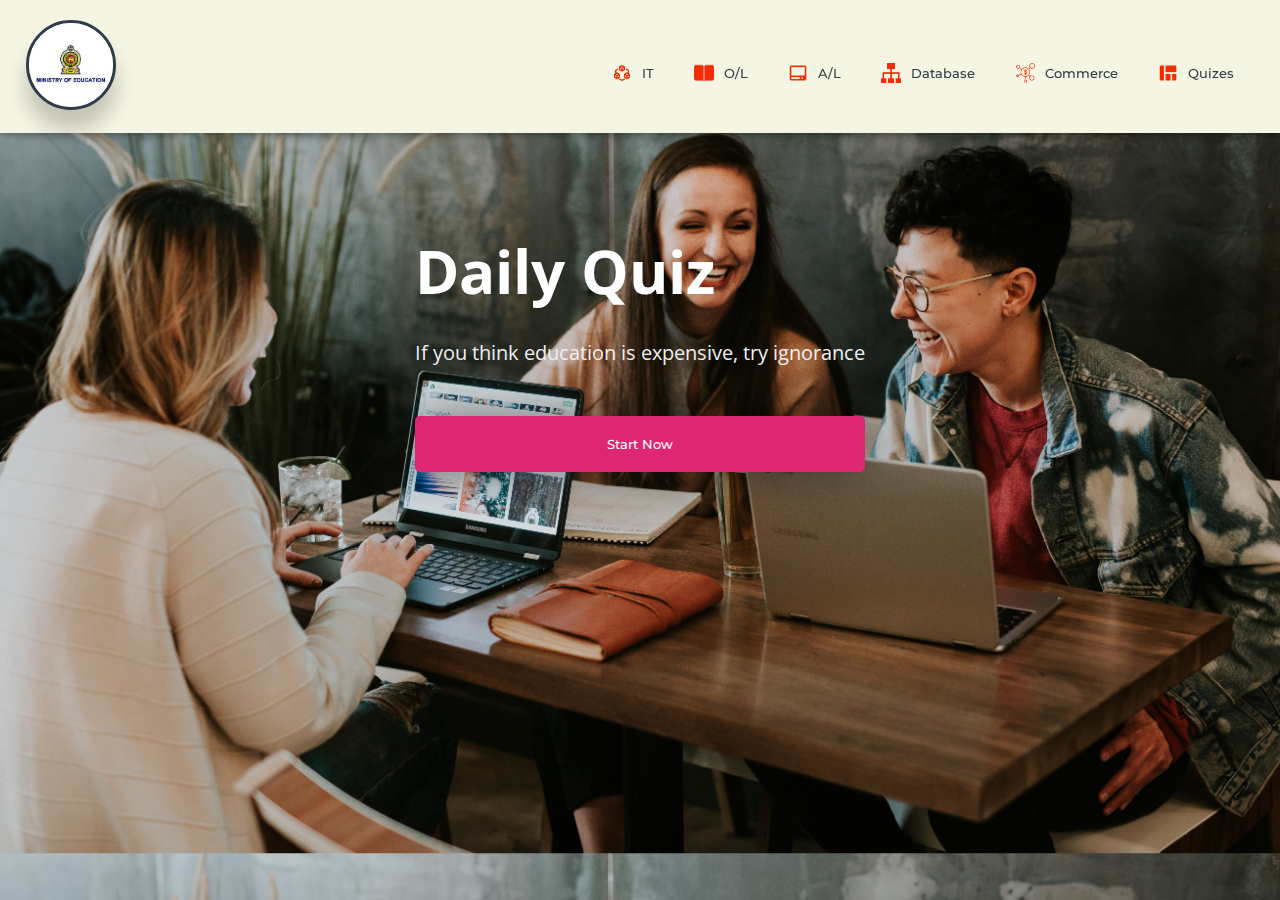
<file: subjects/quiz.html>
<!DOCTYPE html>
<html>
<head>
	<link rel="shortcut icon" type="png" href="../images/index-img/sl_flag.png">
	<title>Quiz</title>
	<link rel="stylesheet" type="text/css" href="quizStyle.css">
	<script type="text/javascript" src="../script.js"></script>
</head>
<body>
	
<!-- NAVIGATION -->
	<header>
		<div class="nav" id="nav">
			<div class="logo" id="learned-logo">
			<a href="../index.html"><img src="../images/icon/MOE.jpeg" style="width: 90px;"></a></div>
			<div class="switch-tab" id="switch-tab" onclick="switchTAB()"><img src="../images/icon/menu.png"></div>
			<ul id="list-switch">
				<li><a href="IT.html"><img src="../images/courses/algo.png" class="icon">IT</a></li>
				<li><a href="#"><img src="../images/courses/paper.png" class="icon">O/L</a></li>
				<li><a href="al.html"><img src="../images/courses/computer.png" class="icon">A/L</a></li>
				<li><a href="IT.html"><img src="../images/courses/data.png" class="icon">Database</a></li>
				<li><a href="IT.html"><img src="../images/courses/d1.png" class="icon">Commerce</a></li>
				<li><a href="quiz.html"><img src="../images/courses/projects.png" class="icon">Quizes</a></li>
			</ul>
			<div class="search" id="search-switch">
				<input type="search" placeholder="Search" class="srch"><button id="srchbtn"><img src="../images/icon/search.png"></button>
			</div>
		</div>
	</header>
	

<!-- MAIN Heading of Page -->
	<div class="title" id="title">
		<span>Daily Quiz</span>
		<div class="shortdesc"><br>
			<p>If you think education is expensive, try ignorance</p>
		</div>
		<button onclick="startquiz()">Start Now</button>
	</div>


<div class="panel" id="panel">
	
	<div class="left-side" id="left">
		<ul>
			<li onclick="quizt(1)">HOME</li>
			<li onclick="quizt(2)">Maths</li>
			<li onclick="quizt(3)">SCC</li>
			<li onclick="quizt(4)">HTML</li>
			<li onclick="quizt(5)">C/C++</li>
			<li onclick="quizt(6)">Java</li>
			<li onclick="quizt(7)">Python</li>
			<li onclick="quizt(8)">JavaScript</li>
			<li onclick="quizt(9)">Data Structures</li>
			<li onclick="quizt(10)">Algorithm</li>
			<li onclick="quizt(11)">Interview Questions</li>
		</ul>
	</div>

	<div class="right-side" id="right">
		<div id="quiz-container">
			
			<div id="f1"><div class="quiz-frame main-frame"></div></div>

			<div id="f2"><iframe class="quiz-frame" src="https://docs.google.com/forms/d/e/1FAIpQLSfAksVHbZfHNz4c2g0U53KlMqeCogNW6S248S5uP6Y95ua1ig/viewform" frameborder="0" marginheight="0" marginwidth="0">Loading…</iframe></div>
			
			<div id="f3"><iframe class="quiz-frame" src="https://docs.google.com/forms/d/e/1FAIpQLSfAksVHbZfHNz4c2g0U53KlMqeCogNW6S248S5uP6Y95ua1ig/viewforme" frameborder="0" marginheight="0" marginwidth="0">Loading…</iframe></div>
			
			<div id="f4"><iframe class="quiz-frame" src="https://docs.google.com/forms/d/e/1FAIpQLSfAksVHbZfHNz4c2g0U53KlMqeCogNW6S248S5uP6Y95ua1ig/viewforme" frameborder="0" marginheight="0" marginwidth="0">Loading…</iframe></div>

			<div id="f5"><iframe class="quiz-frame" src="https://docs.google.com/forms/d/e/1FAIpQLSfAksVHbZfHNz4c2g0U53KlMqeCogNW6S248S5uP6Y95ua1ig/viewforme"  frameborder="0" marginheight="0" marginwidth="0">Loading…</iframe></iframe></div>
			
			<div id="f6"><iframe class="quiz-frame" src="https://docs.google.com/forms/d/e/1FAIpQLSfAksVHbZfHNz4c2g0U53KlMqeCogNW6S248S5uP6Y95ua1ig/viewforme" frameborder="0" marginheight="0" marginwidth="0">Loading…</iframe></div>
			
			<div id="f7"><iframe class="quiz-frame" src="https://docs.google.com/forms/d/e/1FAIpQLSfAksVHbZfHNz4c2g0U53KlMqeCogNW6S248S5uP6Y95ua1ig/viewforme" frameborder="0" marginheight="0" marginwidth="0">Loading…</iframe></div>

			<div id="f8"><iframe class="quiz-frame" src="https://docs.google.com/forms/d/e/1FAIpQLSfAksVHbZfHNz4c2g0U53KlMqeCogNW6S248S5uP6Y95ua1ig/viewforme" frameborder="0" marginheight="0" marginwidth="0">Loading…</iframe></div>

			<div id="f9"><iframe class="quiz-frame" src="https://docs.google.com/forms/d/e/1FAIpQLSfAksVHbZfHNz4c2g0U53KlMqeCogNW6S248S5uP6Y95ua1ig/viewforme" frameborder="0" marginheight="0" marginwidth="0">Loading…</iframe></div>
			
			<div id="f10"><iframe class="quiz-frame" src="https://docs.google.com/forms/d/e/1FAIpQLSfAksVHbZfHNz4c2g0U53KlMqeCogNW6S248S5uP6Y95ua1ig/viewform" frameborder="0" marginheight="0" marginwidth="0">Loading…</iframe></div>

			<div id="f11"><iframe class="quiz-frame" src="https://docs.google.com/forms/d/e/1FAIpQLSfAksVHbZfHNz4c2g0U53KlMqeCogNW6S248S5uP6Y95ua1ig/viewform" frameborder="0" marginheiclass="quiz-frame" ght="0" marginwidth="0">Loading…</iframe></div>

		</div>
	</div>

</div>

	<script type="text/javascript" src="../script.js"></script>
</body>
</html>
</file>
<file: style.css>
@import url('https://fonts.googleapis.com/css?family=Montserrat:500&display=swap');
@import url('https://fonts.googleapis.com/css?family=Dancing+Script&display=swap');
@import url('https://fonts.googleapis.com/css?family=Open+Sans&display=swap');

* {
	box-sizing: border-box;
	margin: 0;
	padding: 0;
}

html {
	scroll-behavior: smooth;
}
body {
	background: #e2e4d5;
	font-family: 'Open Sans', sans-serif;
}

header {
	height: 90vh;
	/* background: #000; */
}
.black {
	box-shadow: 0 2px 10px rgba(12, 0, 0, 0.5);
}
nav {
	padding-top: 20px;
	padding-bottom: 20px;
	top: 0;
	position: fixed;
	display: flex;
	width: 100%;
	z-index: 1000;
	background: #fff;
	justify-content: space-around;
	transition: 1.5s;
	align-items: center;
}
nav ul {
	display: flex;
	align-items: center;
}
nav ul li {
	list-style: none;
	margin: 1px 5px;
}
nav ul li a {
	padding: 2px 10px;
	color: #2e2e2e;
	cursor: pointer;
	transition: .5s;
	text-decoration: none;
}
nav ul li a:hover {
	color: #fff;
	border-radius: 5px;
	background: #dfdc27;
}
.active {
	color: #fff;
	border-radius: 5px;
	background: #f12106;
}
.srch {
	padding: 2px 10px;
	display: flex;
	/* align-items: center; */
	justify-content: center;
	/* background: #0066ff; */
	border: 1px solid;
	border-radius: 20px;
}
.srch img {
	width: 25px;
	height: 25px;
	cursor: pointer;
}
.srch .search {
	/* padding: 2px 10px; */
	outline: none;
	border: none;
	display: flex;
	background: transparent;
}

.get-started {
	margin-left: 50px;
	padding: 5px 20px;
	border: 2px solid #520d03;
	border-radius: 20px;
	text-decoration: none;
	transition: .5s;
	background-color: #881607;
	color: #fff;
}
.get-started:hover {
	color: #2e2e2e;
	background: #fff;
}
.logo img{
	width: 100px;
	cursor: pointer;
	transition: all 1s;
    filter: drop-shadow(0 20px 10px rgba(0,0,0,0.2));
	border-radius:50%;
	border-style:solid;
}

a button {
	float: left;
	font-family: "Montserrat", sans-serif;
	font-weight: 400;
	font-size: 15px;
	color: #2E3D49;
	display: block;
	text-decoration: none;
	text-align: center;
}
.head-container {
	margin-top: 245px;
	display: flex;
	flex-wrap: wrap;
	align-items: center;
	justify-content: space-around;
}
.quote {
	width: 600px;
    transform: translateY(-100px); 
}
.quote h5 {
	margin-top: 20px;
	color: #0009;
	line-height: 20px;
}
.quote p {
	font-size: 50px;
	color: #2e2e2e;
	font-weight:bold;
}

.quote .play img {
	width: 45px;
	cursor: pointer;
	filter: drop-shadow(0 0 10px #0002);
}

.quote p span{
	color:#f12106;
}

.svg-image img{
	width: 300px;
	margin-top: 0;
	padding: 0;
	filter: drop-shadow(0 20px 10px rgba(0,0,0,0.5));
}
#btn{
	margin-top: 20px;
	font-weight:bold;
	cursor:pointer;
	padding: 5px 20px;
	border: 2px solid #520d03;
	border-radius: 20px;
	text-decoration: none;
	transition: .5s;
	background-color: #881607;
	color: #fff;
	
 }
 #btn:hover{
	background:#063df1;
	color:white;
 }
 #btn a{
	text-decoration: none;
	color:rgb(236, 236, 236);
	font-size:15px;
 }
 #btn a{ 
	margin:5px;
 }
 #btn a:hover{
	color:white;
 }

.diffSection .about-content .side-image{
	width:650px;
}
/*Common things in all sections*/
#about_section, #portfolio_section, #team_section, #services_section, #contactus_section {
	font-family: 'Open Sans', sans-serif;
	color: #2E3D49;
	position: relative;
}
.diffSection {
	width: 100%;
	/*position: relative;*/
	justify-content: center;
	align-items: center;
}
.diffSection .content {
	margin: 10px;
	text-align: center;
	padding: 10px 100px;
	font-size: 1.1em;
}

                                                  /* 2024/07/10 -sahan thirikawala */


/*Title*/
.title {
	 margin-top: 0px; 
	font-family: 'Open Sans', sans-serif;
	font-size: 30px;
	text-align: center;
	color: #2E3D49;
}

/*ABOUT*/
.about-content {
	width: 100%;
	position: relative;
	justify-content: center;
	flex-wrap: wrap;
	display: flex;
	align-items: center;
}
.about-content .side-text {
	width: 550px;
	padding: 50px 40px;
	background: #fff;
	box-shadow: 2px 0 100px rgba(0,0,0,0.3);
	border-radius: 5px;
	text-align: justify;
	line-height: 22px;
	opacity: 0;
	transform: translateX(-100px);
	transition: 1s ease-in-out;
}
#about_section center p{
	color:#f12106;
	font-weight: bold;
}
.about-content .side-text-appear {
	opacity: 1;
	transform: translateX(0px); 
}
.about-content .side-text h2 {
	padding: 10px;
}
.about-content .side-text p {
	padding: 10px;
}
.about-content .side-image img {
	width: 90%;
	border-radius: 5px;
}
.sideImage {
	transform: translateX(100px);
    opacity: 0; 
	transition: .8s ease-in-out;
}
.sideImage-appear {
	opacity: 1;
	transform: translateX(0px);   
}
                                                   /* 2024/07/12 -Niran wijebandara*/

/*Service Section*/
/*Service Section*/
.service-swipe #services_section p{
	margin-top:50px;
}
.service-swipe {
	display: flex;
	flex-wrap: wrap;
	justify-content: center;
	align-items: center;
	background-image: linear-gradient(rgba(0,0,0,0),rgba(0,0,0,0.7)),url("images/extra/b3.jpg");
	background-size: cover;
	background-attachment: fixed;
}
.service-swipe .s-card img {
	width: 100px;
}
.service-swipe a {
	padding: 0;
	margin: 40px 10px;
	text-decoration: none;
}
.service-swipe .s-card {
	display: flex;
	justify-content: space-around;
	padding: 10px;
	align-items: center;
	text-align: center;
	width: 350px;
	height: 200px;
	box-shadow: inset 0 0 20px rgba(255,255,255,0.05),
					0 0 50px rgba(0,0,0,0.8);
	border-radius: 5px;
	cursor: pointer;
	transition-duration: .5s;
}
.service-swipe .s-card p {
	color: #f2f2f2;
	font-size: 1.2em;
	font-family: 'Open Sans',sans-serif;
}
.service-swipe .s-card:hover {
	box-shadow: 0 0 50px rgba(255,255,255,0.8);
	transform: translateY(-10px);
}



/*SCROLLING TEXT*/
.marqu {
	text-align: center;
	justify-content: center;
	color: #050101;
	font-size: 20px;
	padding: 10px;
	font-weight:bold;
}

/*FOOTER*/
footer {
	color: #E5E8EF;
	background: #000D;
	padding: 0px;
}
footer .footer-container {
	max-width: 1300px;
	margin: auto;
	padding: 0 20px;
	display: flex;
	justify-content: space-between;
	align-items: center;
	flex-wrap: wrap-reverse;
}
footer .social-media img{
	width: 22px;
}
footer .logo {
	width: 180px;
	color: #fff;
}
footer .social-media a{
	margin-right: 10px;
	font-size: 22px;
	text-decoration: none;
}

/*PROPERTIES FOR MAKING WEBSITE RESPONSIVE*/
@media screen and (max-width: 960px) {
	.footer-container {
		max-width: 600px;
	}
	.right-col {
		width: 100%;
		margin-bottom: 60px;
	}
	.left-col {
		width: 100%;
		text-align: center;
	}
	.social-media {
		display: flex;
		justify-content: center;
	}
	.logo {
		transition: 1s;
		margin-left: 30%;
	}
	nav ul, .srch, .get-started{
		display: none;
	}
	.menu {
		display: block;
	}
	nav {
		padding-bottom: 20px;
		border-bottom: 1px solid #0005;
		/* position: fixed; */
		/* top: 0; */
	}
	.quote p, .quote h5, .play {
		justify-content: center;
		text-align: center;
	}
	.quote p {
		font-size: 30px;
	}
	.service-container .right-side img {
		width: 90%;
	}
	.title {
		margin-top: 0px;
	}
	
}
@media screen and (max-width: 700px) {
	footer .btn{
		margin: 0;
		width: 100%;
		margin-top: 20px;
	}
	.svg-image img {
		width: 90%;
		margin: 20px;
		/* align-self: center; */
	}
}

@media screen and (max-width: 1000px) {	
	.feedbox form input, .feedbox form .fname{
		width: 100%;
	}                                         
	                                                   /*2024/07/17 -yasith wijesuriya */
}
/*Contact Us Section*/
#contactus_section center p{
	margin-top: 100px;
}
.csec {
	background: linear-gradient(to right, #FA4B37, #DF2771);
	background-attachment: fixed; 
	position: absolute;
	width: 100%;
	height: 250px;
	top: 200px;
	content: '';
	transform-origin: top right;
	transform: skewY(-10deg);
	z-index: -1;
}
.back-contact {
	margin-top: 0px;
	transform: translateY(-50px);
	display: flex;
	align-items: center;
	justify-content: space-around;
}
.cc {
	height: 400px;
	width: 400px;
	height: 500px;
	border-radius: 10px;
	justify-content: center;
	box-shadow: 1px 1px 20px rgba(0,0,0,0.4);
	background: #fff;
}
.cc form {
	margin: 5%;
	margin-top: 40px;
	width: 90%;
	height: 90%;
}
.cc form label {
	position: absolute;
	color: #2E3D49;
	font-size: 10px;
	font-weight: 800;
}
.cc form input {
	padding: 15px;
	margin-bottom: 10px;
	border-radius: 5px;
	box-shadow: inset 0 0 5px lightgray;
	border: 1px solid rgba(0,0,0,0.2);
	outline: none;
	color: #2E3D49;
	font-weight: 600;
}
.imp {
	color: red;
}
form textarea {
	width: 100%;
	height: 100px;
	box-shadow: inset 0 0 5px lightgray;
	border: 1px solid rgba(0,0,0,0.2);
	border-radius: 5px;
	outline: none;
	color: #2E3D49;
	font-weight: 600;
	padding: 15px;
}
#csubmit {
	margin-top: 5px; 
	background: linear-gradient(to right, #faf737, #fa3605);
	border-radius: 5px;
	border-style: none;
	outline: none;
	width: 100%;
	padding: 15px 25px;
	color: #fff;
	font-size: 12px;
	cursor: pointer;
}     
                                                                /*2024/07/18-shehan supun*/
</file>
<file: subjects/subjects.css>
@import url('https://fonts.googleapis.com/css?family=Montserrat:500&display=swap');
@import url('https://fonts.googleapis.com/css?family=Dancing+Script&display=swap');
@import url('https://fonts.googleapis.com/css?family=Open+Sans&display=swap');

* {
	box-sizing: border-box;
	margin: 0;
	padding: 0;
}
html {
	scroll-behavior: smooth;
}
body {
	background: #fafaec;
	font-family: 'Open Sans', sans-serif;
}


/*SCROLLBAR Styling*/
::-webkit-scrollbar {
  width: 5px;
}
::-webkit-scrollbar-thumb {
  background: #160855;
  border-radius: 5px;
}
::-webkit-scrollbar-thumb:hover {
  background: #322375; 
}

/*NAVIGATION BAR*/
.nav
{
	width: 100%;
	background-color: #f8f8ee;
	display: flex;
	flex-wrap: wrap;
	justify-content: space-between;
	align-items: center;
	padding: 20px 2%;
	position: fixed;
	top: 0px;
	z-index: 10;
	box-shadow: 1px 1px 10px rgba(0,0,0,0.5);
}

.nav li, a, button
{
	float: left;
	font-family: "Montserrat", sans-serif;
	font-weight: 500;
	font-size: 13px;
	color: #2E3D49;
	display: block;
	text-decoration: none;
	text-align: center;
}

.nav ul li img {
	width: 20px;
	margin-right: 10px;
	transform: translateY(5px);
	padding-top: 5px;
	
}

.nav ul li 
{
	list-style: none;
	display: inline-block;
	padding: 0px 20px;
}

.nav ul li a
{
	transition: all 0.3s ease 0s;
}

.nav ul li a:hover
{
	color: #3b0202;
}

.nav button
{
	padding: 9px 25px;
	background: linear-gradient(to right, #3a37fa, #1b0453);
	color: #fff;
	border: none;
	border-radius: 5px;
	cursor: pointer;
	outline: none;
	transition: all 0.3s ease 0s;
}
#srchbtn {
	padding: 9px 20px;
}
#srchbtn img {
	width: 15px;
	filter: brightness(100);
}
.nav button:hover
{
	opacity: .9;
}
.nav .search
{
	float: right;
}
.nav .search .srch
{
	font-size: 13px;
	width: 300px;
	border: none;
	outline: none;
	border-bottom: 2px solid #09085c;
	padding: 9px;
}
.nav .search button
{
	margin-right: 5px;
	float: right;
	margin-left: 10px;
}
.nav .switch-tab {
	cursor: pointer;
	visibility: hidden;
}
.nav .switch-tab img {
	width: 20px;
}
.nav .check-box {
	cursor: pointer;
	visibility: hidden;
}
.nav .logo a img{
	width: 60px;
	cursor: pointer;
	transition: all 1s;
    filter: drop-shadow(0 20px 10px rgba(0,0,0,0.2));
	border-radius:50%;
	border-style:solid;
}

/*TITLE*/
.title {
	margin-top: 150px;
	margin-left: 100px;
}
.title span{
	font-weight: 700;
	font-family: 'Open Sans', sans-serif;
	font-size: 60px;
	color: #2E3D49;
}
.title .shortdesc {
	padding: 10px;
	font-family: 'Open Sans', sans-serif;
	font-size: 20px;
	color: #2E3D49;
	margin-bottom: 50px;
}

/*Quick Links*/
.course {
	display: grid;
	justify-content: center;
}

.cbox {
	display: inline-flex;
	flex-wrap: wrap;
	justify-content: center;
}
.cbox .det {
	height: 60px;
	margin: 10px;
	background: #fff;
	cursor: pointer;
	border-radius: 50px;
}
.cbox .det a{
	justify-content: space-around;
	width: 100%;
	padding: 20px;
	border-radius: 50px;
	border: 1px solid #08126d;
	font-size: 15px;
	color: #272529;
	font-family: cursive;
	text-decoration: none;
}

.cbox .det a:hover{
	background: linear-gradient(to right, #120453, #02baf1);
	color: white;
}

.inbt {
	padding: 10px;
	font-family: 'Open Sans', sans-serif;
	font-size: 30px;
	color: #2E3D49;
	margin: 100px;
	margin-bottom: 50px;
}

/*COURSES AVAILABLE*/
.ccard {
	display: flex;
	flex-wrap: wrap;
	justify-content: center;
	align-items: center;
}
.ccardbox {
	display: flex;
	flex-wrap: wrap;
	justify-content: center;
}

.dcard {
	margin: 10px;
	width: 300px;
	height: 200px;
	background: linear-gradient(to right, #060d7a, #c4df27);
	border-radius: 10px;
	box-shadow: 0 0 20px rgba(0,0,0,0.4);
}

.dcard .fpart {
	width: inherit;
	height: 150px;
	color: #000;
	text-align: left;
	overflow: hidden;
}
.dcard .fpart img {
	width: 100%;
	height: 100%;
}

.dcard .spart {
	padding: 10px;
	padding-right: 0px;
	color: #fff;
	text-align: left;
	cursor: pointer;
}
.dcard .spart img {
	width: 20px;
	margin-left: 170px;
	cursor: pointer;
	/* transform: rotate(180deg); */
}

.dcard:hover .fpart img{
	transition: .8s ease;
	transform: scale(1.2);
}

/*Small Titles for  Topics*/
.title2 {
	position: relative;
	padding-top: 150px;
	margin-left: 100px;
}
.title2 span{
	font-weight: 700;
	font-family: 'Open Sans', sans-serif;
	font-size: 30px;
	color: #2E3D49;
}
.title2 .shortdesc2 {
	padding: 10px;
	font-family: 'Open Sans', sans-serif;
	font-size: 15px;
	color: #2E3D49;
	margin-bottom: 10px;
}

/*Videos Section*/
.ccardbox2 {
	display: flex;
	justify-content: center;
	flex-wrap: wrap;
}

.dcard2 {
	margin: 20px;
	width: 300px;
	height: 160px;
	background: linear-gradient(to right, #373afa, #14c57b);
	border-radius: 10px;
}
.dcard2:hover .fpart2 img {
	display: none;
}
.dcard2 .fpart2 { 
	width: inherit;
	height: 180px;
	background: #000;
	color: #000;
	text-align: left;
	border-top-right-radius: 100px;
	transform: translateY(-19px);
	box-shadow: 0 0 20px rgba(0,0,0,0.4);
	overflow: hidden;
}
.dcard2 .tag {
	position: relative;
	margin-left: 270px;
	top: 10px;
	color: #fff;
}
.dcard2 .fpart2 img {
	width: 100%;
	height: 100%;
}
.fpart2 iframe {
	height: inherit;
	width: inherit;
}

/*Watch Full Playlist*/
.click-me {
	justify-content: center;
	display: flex;
}
.click-me a {
	color: #071966;
	text-decoration: none;
	transition-duration: .5s;
	padding: 10px;
}
.click-me a:hover {
	background: #103d02;
	color: #fff;
}

/*PROJECTS*/
.project-panel {
	/*background: #000;*/
	display: flex;
	flex-wrap: wrap;
	align-items: center;
	justify-content: center;
}
.project-card {
	width: 250px;
	/*height: 220px;*/
	background: #fff;
	margin-right: 10px;
	margin-bottom: 10px;
	border-radius: 5px;
	cursor: pointer;
	box-shadow: 2px 2px 10px rgba(0,0,0,0.3);
}
.project-card img {
	width: inherit;
	/*height: 140px;*/
}
.project-card:hover {
	transform: scale(1.2);
	transition: .5s ease;
}
.project-card:hover .download a{
	visibility: visible;
}
.project-card .info {
	padding: 10px;
}
.project-card .info h4 {
	color: #2E3D49;
}
.project-card .info p {
	font-size: 12px;
}
.download {
	margin-top: 10px;
	display: flex;
	justify-content: center;
}
.download a{
	padding: 5px 10px;
	color: #2733df;
	font-size: .8em;
	visibility: hidden;
}
.download:hover a{
	transition: .5s ease;
	background: #27b4df;
	color: #fff;
}


/*Sample Papers*/

.sample {
	display: flex;
	align-items: center;
	flex-wrap: wrap;
	justify-content: space-around;
}
.lastSample {
	margin-bottom: 100px;
}
.sample ul {
	margin: 20px;
}

.sample ul li{
	padding: 28px;
	list-style: none;
}

.sample ul li a {
	color: #FA4B37;
	width: 300px;
	font-size: 20px;
}

/*Footer*/

footer {
	color: #E5E8EF;
	background: #000D;
	padding: 50px 0; 
}

footer .footer-container {
	max-width: 1300px;
	margin: auto;
	padding: 0 20px;
	display: flex;
	justify-content: space-between;
	align-items: center;
	flex-wrap: wrap-reverse;
}

footer .social-media img{
	width: 22px;
}

footer .logo {
	width: 180px;
	color: #fff;
	font-family: 'Montserrat', cursive;
}
footer .social-media{
	margin: 20px 0;
}

footer .social-media a{
	color: #001a21;
	margin-right: 10px;
	font-size: 22px;
	text-decoration: none;
}

footer .right-col h1{
	font-size: 26px;
}
footer .border{
	width: 100px;
	height: 4px;
	background: linear-gradient(to right, #c5f80c, #031130);
	margin: 2px;
}

footer .newsletter-form {
	display: flex;
	justify-content: center;
	align-items: center;
	flex-wrap: wrap;
}
footer input::placeholder {
  color: white !important;
}
footer .txtb {
	flex: 1;
	padding: 18px 40px;
	font-size: 16px;
	background: #343A40;
	border: none;
	font-weight: 700;
	outline: none;
	border-radius: 5px;
	min-width: 260px;
	margin-top: 20px;
	color: white;
}

footer .btn {
	margin-top: 20px;
	padding: 18px 40px;
	font-size: 16px;
	color: #f1f1f1;
	background: linear-gradient(to right, #c5f80c, #031130);
	border: none;
	font-weight: 700;
	outline: none;
	border-radius: 5px;
	margin-left: 20px;
	cursor: pointer;
	transition: opacity .3s linear;	
}

footer .btn:hover {
	opacity: .7;
}


/*For Responsive Website*/
@media screen and (max-width: 960px) {
	.footer-container {
		max-width: 600px;
	}
	.right-col {
		width: 100%;
		margin-bottom: 60px;
	}
	.left-col {
		width: 100%;
		text-align: center;
	}
	.social-media {
		display: flex;
		justify-content: center;
	}
}

@media screen and (max-width: 700px) {
	footer .btn{
		margin: 0;
		width: 100%;
		margin-top: 20px;
	}
}
@media screen and (max-width: 1366px) {
	.search {
		display: none;
		margin-bottom: 10px;
	}
}

@media screen and (max-width: 1000px) {
	.nav ul, .nav .search {
		display: none;
	}
	.nav #learned-logo {
		transition: 1s ease;
		margin-left: 40%;
		transform: scale(1.5);
	}
	.nav ul li{
		width: 100%;
		margin-bottom: 5px;
	}
	.nav .switch-tab {
		visibility: visible;
	}
	.nav .check-box {
		visibility: visible;
	}
	.search {
		visibility: visible;
		margin: 30px;
		margin-top: 0px;
	}
}
</file>
<file: subjects/quizStyle.css>
@import url('https://fonts.googleapis.com/css?family=Montserrat:500&display=swap');
@import url('https://fonts.googleapis.com/css?family=Dancing+Script&display=swap');
@import url('https://fonts.googleapis.com/css?family=Open+Sans&display=swap');

* {
	box-sizing: border-box;
	margin: 0;
	padding: 0;
}
html {
	scroll-behavior: smooth;
}
body {
	background: url(../images/extra/b1.jpg);
	background-size: cover;
	font-family: 'Open Sans', sans-serif;
}
.nav .logo a img{
	width: 70px;
	cursor: pointer;
	transition: all 1s;
    filter: drop-shadow(0 20px 10px rgba(0,0,0,0.2));
	border-radius:50%;
	border-style:solid;
}


/*Styling SCROLLBAR*/
::-webkit-scrollbar {
  width: 5px;
}
::-webkit-scrollbar-thumb {
  background: #FA4B37;
  border-radius: 5px;
}
::-webkit-scrollbar-thumb:hover {
  background: #DF2771; 
}

/*NAVIGATION BAR*/
.nav
{
	width: 100%;
	background-color: #f5f5e3;
	display: flex;
	flex-wrap: wrap;
	justify-content: space-between;
	align-items: center;
	padding: 20px 2%;
	position: fixed;
	top: 0px;
	z-index: 10;
	box-shadow: 1px 1px 10px rgba(0,0,0,0.5);
}

.nav li, a, button
{
	float: left;
	font-family: "Montserrat", sans-serif;
	font-weight: 500;
	font-size: 13px;
	color: #2E3D49;
	display: block;
	text-decoration: none;
	text-align: center;
}

.nav ul li img {
	width: 20px;
	margin-right: 10px;
	transform: translateY(5px);
	padding-top: 5px;
}

.nav ul li 
{
	list-style: none;
	display: inline-block;
	padding: 0px 20px;
}

.nav ul li a
{
	transition: all 0.3s ease 0s;
}

.nav ul li a:hover
{
	color: #FA4B37;
}

.nav button
{
	padding: 9px 25px;
	background: linear-gradient(to right, #FA4B37, #DF2771);
	color: #fff;
	border: none;
	border-radius: 5px;
	cursor: pointer;
	outline: none;
	transition: all 0.3s ease 0s;
}
#srchbtn {
	padding: 9px 20px;
}
#srchbtn img {
	width: 15px;
	filter: brightness(100);
}

.nav button:hover
{
	opacity: .9;
}
.nav .search
{
	float: right;
}
.nav .search .srch
{
	font-size: 13px;
	width: 300px;
	border: none;
	outline: none;
	border-bottom: 2px solid #FA4B37;
	padding: 9px;
}

.nav .search button
{
	margin-right: 5px;
	float: right;
	margin-left: 10px;
}
.nav .switch-tab {
	cursor: pointer;
	visibility: hidden;
}
.nav .switch-tab img {
	width: 20px;
}
.nav .check-box {
	cursor: pointer;
	visibility: hidden;
}

/*TITLE*/
.title {
	margin-top: 18%;
	display: grid;
	justify-content: center;
	align-items: center;
}
.title span{
	font-weight: 700;
	font-family: 'Open Sans', sans-serif;
	font-size: 60px;
	/*color: #2E3D49;*/
	color: #fff;
}
.title .shortdesc {
	font-family: 'Open Sans', sans-serif;
	font-size: 20px;
	color: #efefef;
	margin-bottom: 50px;
	text-align: center;
	/*display: none;*/
}

.title button {
	padding: 20px 2%;
	border: none;
	border-radius: 5px;
	color: #fff;
	background: #DF2771;
	outline: none;
	cursor: pointer;
	box-shadow: 0 0 50px rgba(0,0,0,0.5);
}
.title button:hover {
	box-shadow: 0 0 10px rgba(0,0,0,0.3);
}

/*PANEL*/
.panel {
	display: none;
	width: 100%;
	height: 100vh;
	position: fixed;
}
/*Different Topics Container*/
.left-side {
	background: #FFF;
	height: 100%;
	width: 25%;
	display: flex;
	justify-content: center;
	box-shadow: inset 0 0 20px rgba(0,0,0,0.7),
					0 0 30px rgba(0,0,0,0.5);
}

/*Google Form Container*/
.right-side {
	background: #fff;
	height: 100%;
	width: 75%;
}
.left-side ul {
	margin: 50px;
	margin-top: 150px;
}
.left-side li {
	list-style-type: none;
	cursor: pointer;
	color: #FA4B37;
	font-weight: 700;
	font-size: 1.2em;
	margin-bottom: 20px;
}
.left-side li:hover {
	color: #000;
	font-size: 1.5em;
	font-weight: 900;
	transition: .3s ease-in-out;
}

#quiz-container {
	margin-top: 80px;
	width: 100%;
	height: 100%;
}

.quiz-frame {
	width: 100%;
	height: 95vh;
	border: none;
}
.main-frame {
	background: url(../images/extra/quiz.jpg);
	background-size: cover;
	background-position: center;
}
.main-frame p {
	font-size: 5em;
	font-weight: 900;
	color: #2E3D49;
}


/*For Responsive Website*/
@media screen and (max-width: 1366px) {
	.search {
		display: none;
		margin-bottom: 10px;
	}
}

@media screen and (max-width: 1000px) {
	.nav ul, .nav .search {
		display: none;
	}
	.nav #learned-logo {
		transition: 1s ease;
		margin-left: 40%;
		transform: scale(1.5);
	}
	.nav ul li{
		width: 100%;
		margin-bottom: 5px;
	}
	.nav .switch-tab {
		visibility: visible;
	}
	.nav .check-box {
		visibility: visible;
	}
	.search {
		visibility: visible;
		margin: 30px;
		margin-top: 0px;
	}
}
</file>
